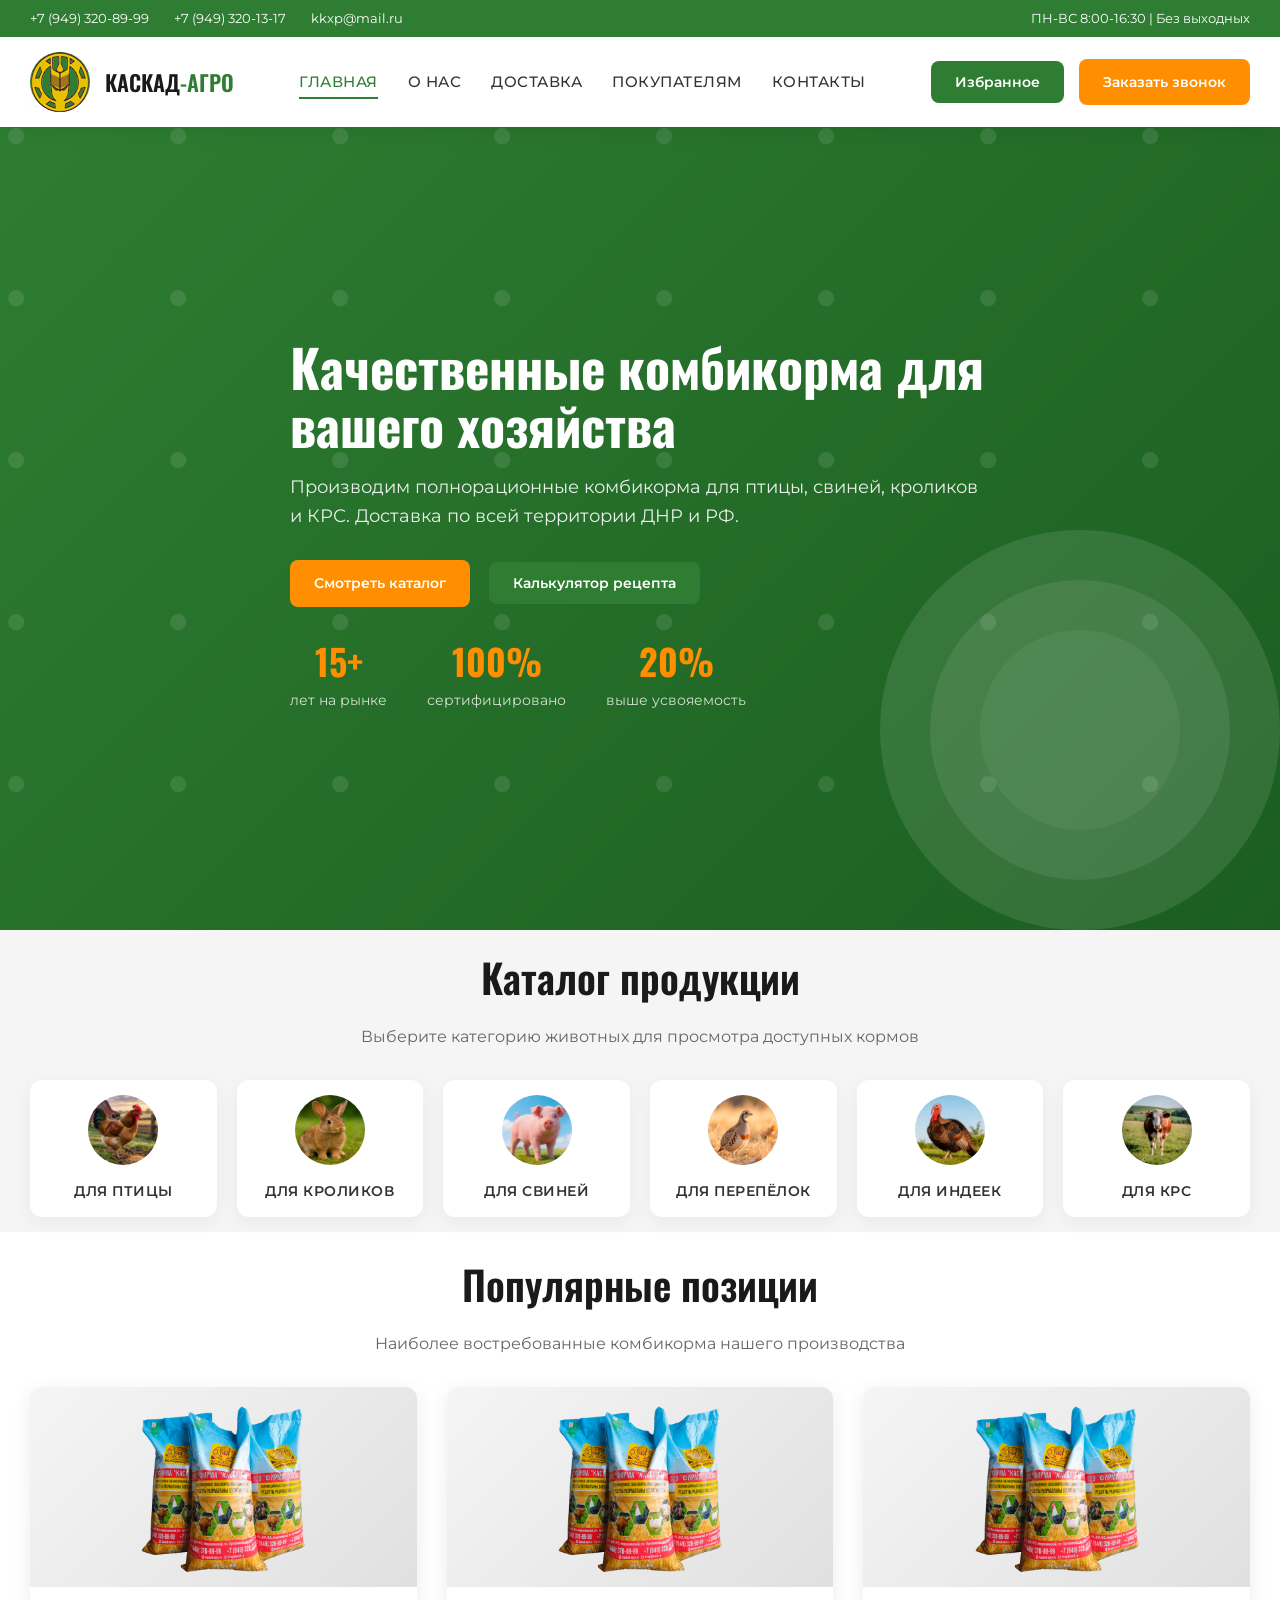
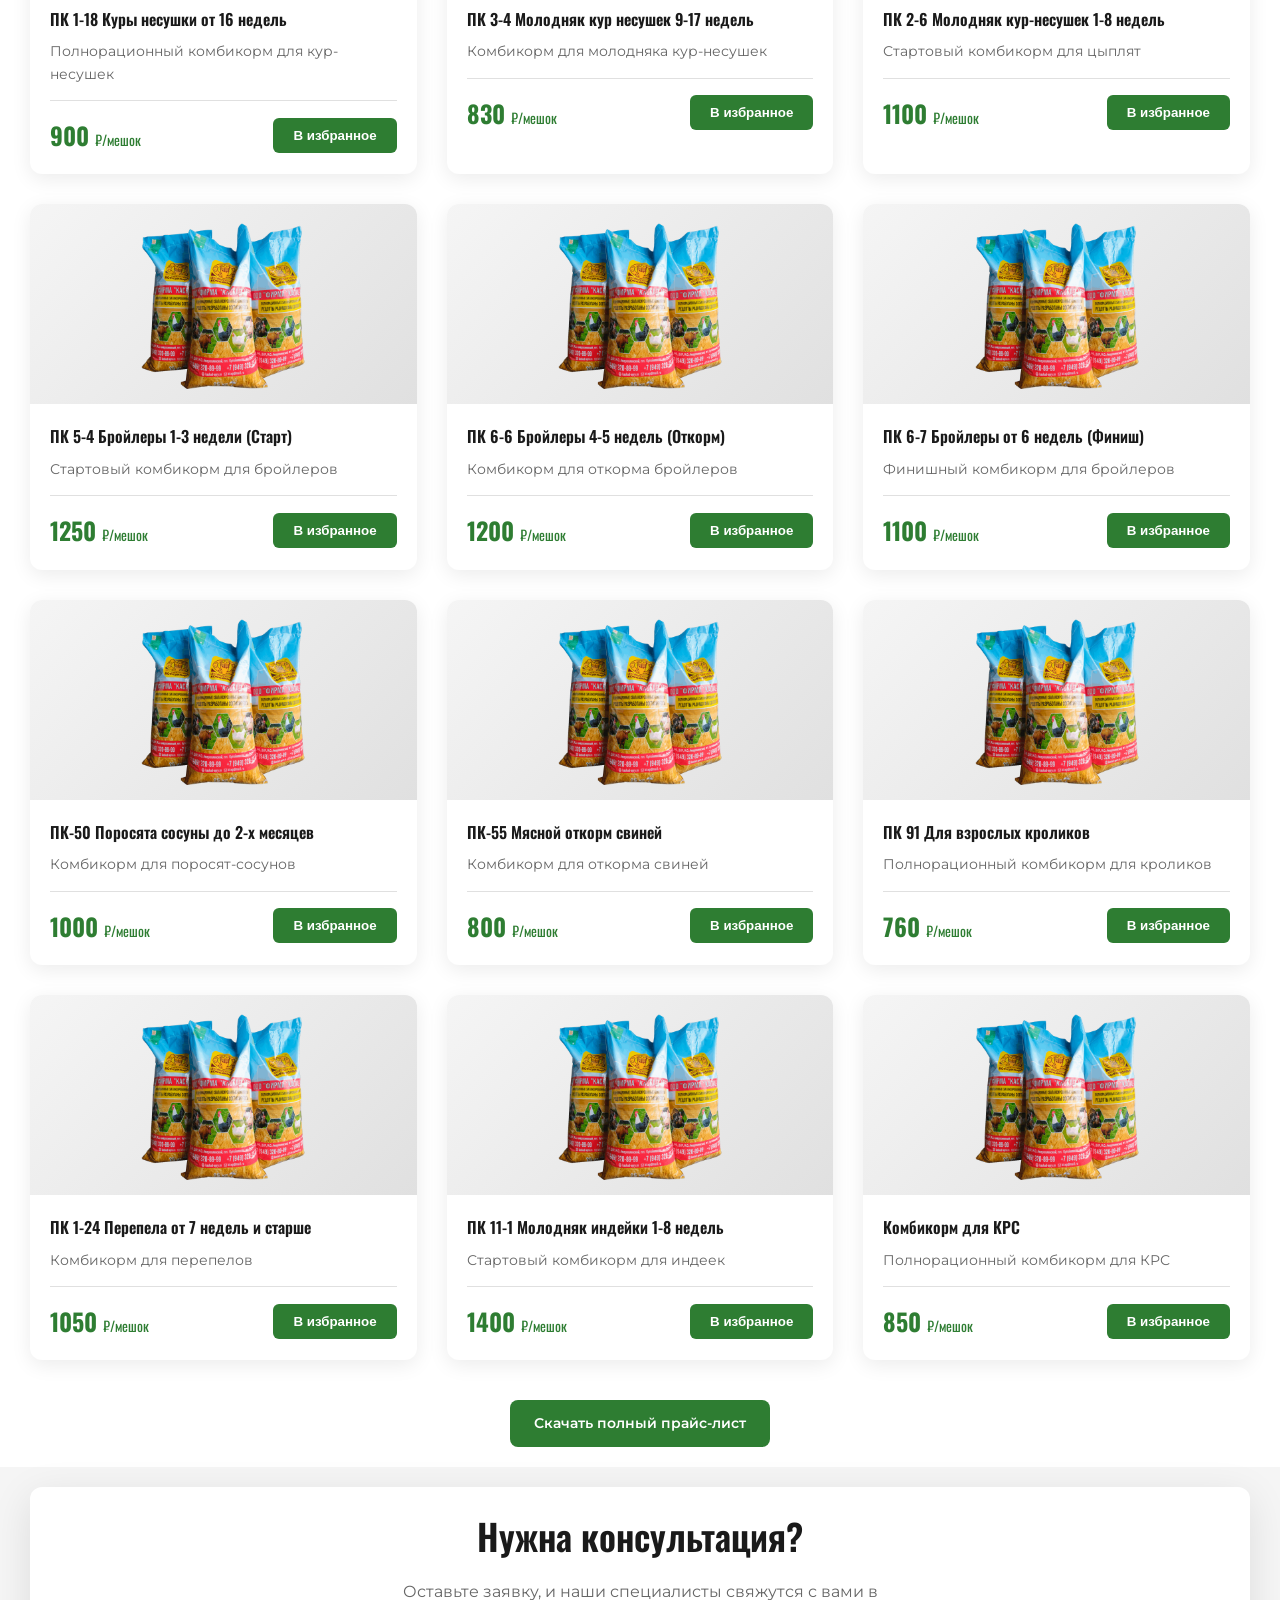
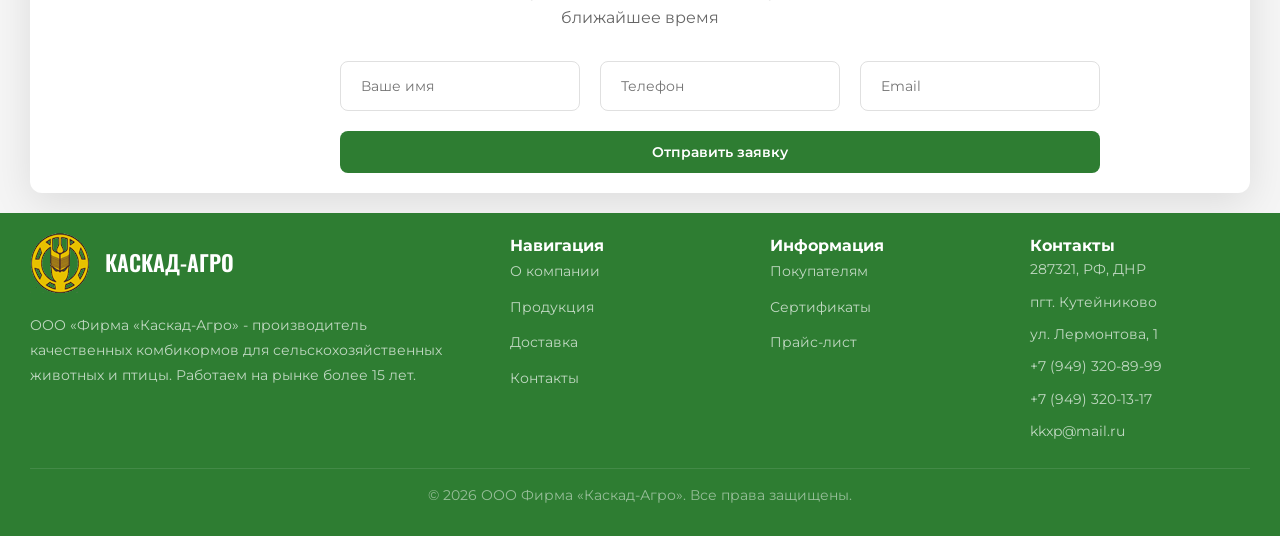
<file: index.html>
<!DOCTYPE html>
<html lang="ru">
<head>
    <meta charset="UTF-8">
    <meta name="viewport" content="width=device-width, initial-scale=1.0">
    <title>Каскад-Агро - Производство комбикормов</title>
    <link href="https://fonts.googleapis.com/css2?family=Montserrat:wght@400;500;600;700&family=Oswald:wght@400;500;600;700&display=swap" rel="stylesheet">
    <link rel="stylesheet" href="assets/css/style.css">
</head>
<body>
    <header>
        <div class="header-top">
            <div class="container">
                <div class="header-top-inner">
                    <div class="header-contacts">
                        <a href="tel:+79493208999">+7 (949) 320-89-99</a>
                        <a href="tel:+79493201317">+7 (949) 320-13-17</a>
                        <a href="mailto:kkxp@mail.ru">kkxp@mail.ru</a>
                    </div>
                    <p>ПН-ВС 8:00-16:30 | Без выходных</p>
                </div>
            </div>
        </div>
        <div class="header-main">
            <div class="container">
                <div class="header-main-inner">
                    <a href="index.html" class="logo">
                        <div class="logo-icon">
                            <img src="assets/images/logo.png" alt="Каскад-Агро">
                        </div>
                        <div class="logo-text">КАСКАД<span>-АГРО</span></div>
                    </a>
                    <nav>
                        <a href="index.html" class="active">Главная</a>
                        <a href="pages/about.html">О нас</a>
                        <a href="pages/delivery.html">Доставка</a>
                        <a href="pages/partners.html">Покупателям</a>
                        <a href="pages/contacts.html">Контакты</a>
                    </nav>
                    <div class="header-actions">
                        <button class="btn btn-primary" onclick="openSavedProducts()">Избранное</button>
                        <a href="#delivery" class="btn btn-secondary">Заказать звонок</a>
                    </div>
                </div>
            </div>
        </div>
    </header>

    <section class="hero">
        <div class="container">
            <div class="hero-content">
                <h1>Качественные комбикорма для вашего хозяйства</h1>
                <p>Производим полнорационные комбикорма для птицы, свиней, кроликов и КРС. Доставка по всей территории ДНР и РФ.</p>
                <a href="#products" class="btn btn-secondary">Смотреть каталог</a>
                <button type="button" class="btn btn-primary" id="calcBtn">Калькулятор рецепта</button>
                <div class="hero-stats">
                    <div class="stat-item">
                        <div class="number">15+</div>
                        <div class="label">лет на рынке</div>
                    </div>
                    <div class="stat-item">
                        <div class="number">100%</div>
                        <div class="label">сертифицировано</div>
                    </div>
                    <div class="stat-item">
                        <div class="number">20%</div>
                        <div class="label">выше усвояемость</div>
                    </div>
                </div>
            </div>
        </div>
        <div class="hero-image"></div>
    </section>

    <section class="categories" id="products">
        <div class="container">
            <div class="section-header">
                <h2>Каталог продукции</h2>
                <p>Выберите категорию животных для просмотра доступных кормов</p>
            </div>
            <div class="categories-grid">
                <a href="#popular" class="category-card" onclick="filterProducts('birds')">
                     <div class="category-icon">
                        <img src="assets/images/birds.jpeg" alt="Птица" style="border-radius: 50%;">
                     </div>
                    <h3>Для птицы</h3>
                </a>
                <a href="#popular" class="category-card" onclick="filterProducts('rabbits')">
                    <div class="category-icon">
                        <img src="assets/images/rebbit.png" alt="Птица" style="border-radius: 50%;">
                     </div>
                    <h3>Для кроликов</h3>
                </a>
                <a href="#popular" class="category-card" onclick="filterProducts('pigs')">
                    <div class="category-icon">
                        <img src="assets/images/pig.png" alt="Птица" style="border-radius: 50%;">
                     </div>
                    <h3>Для свиней</h3>
                </a>
                <a href="#popular" class="category-card" onclick="filterProducts('quail')">
                    <div class="category-icon">
                        <img src="assets/images/perepel.png" alt="Птица" style="border-radius: 50%;">
                     </div>
                    <h3>Для перепёлок</h3>
                </a>
                <a href="#popular" class="category-card" onclick="filterProducts('turkey')">
                    <div class="category-icon">
                        <img src="assets/images/seedream.png" alt="Птица" style="border-radius: 50%;">
                     </div>
                    <h3>Для индеек</h3>
                </a>
                <a href="#popular" class="category-card" onclick="filterProducts('cattle')">
                    <div class="category-icon">
                        <img src="assets/images/cow.png" alt="Птица" style="border-radius: 50%;">
                     </div>
                    <h3>Для КРС</h3>
                </a>
            </div>
        </div>
    </section>

    <section id="popular" class="products" >
        <div class="container">
            <div class="section-header">
                <h2>Популярные позиции</h2>
                <p>Наиболее востребованные комбикорма нашего производства</p>
            </div>
            <div class="products-grid" id="productsGrid">
            </div>
            <div class="price-btn-wrapper">
                <a href="#" class="btn btn-primary" onclick="downloadPrice()">Скачать полный прайс-лист</a>
            </div>
        </div>
    </section>

    <section class="cta" id="delivery">
        <div class="container">
            <div class="cta-box">
                <h2>Нужна консультация?</h2>
                <p>Оставьте заявку, и наши специалисты свяжутся с вами в ближайшее время</p>
                <form class="contact-form" onsubmit="submitForm(event)">
                    <input type="text" name="name" placeholder="Ваше имя" required>
                    <input type="tel" name="phone" placeholder="Телефон" required>
                    <input type="email" name="email" placeholder="Email">
                    <button type="submit" class="btn btn-primary">Отправить заявку</button>
                </form>
            </div>
        </div>
    </section>

    <footer id="contacts">
        <div class="container">
            <div class="footer-grid">
                <div class="footer-about">
                    <a href="#" class="logo">
                        <div class="logo-icon">
                            <img src="assets/images/logo.png" alt="Каскад-Агро">
                        </div>
                        <div class="logo-text">КАСКАД<span style="color: #fff;">-АГРО</span></div>
                    </a>
                    <p>ООО «Фирма «Каскад-Агро» - производитель качественных комбикормов для сельскохозяйственных животных и птицы. Работаем на рынке более 15 лет.</p>
                </div>
                <div class="footer-nav">
                    <h4>Навигация</h4>
                    <ul class="footer-links">
                        <li><a href="pages/about.html">О компании</a></li>
                        <li><a href="index.html#products">Продукция</a></li>
                        <li><a href="pages/delivery.html">Доставка</a></li>
                        <li><a href="pages/contacts.html">Контакты</a></li>
                    </ul>
                </div>
                <div class="footer-info">
                    <h4>Информация</h4>
                    <ul class="footer-links">
                        <li><a href="pages/partners.html">Покупателям</a></li>
                        <li><a href="#">Сертификаты</a></li>
                        <li><a href="#">Прайс-лист</a></li>
                    </ul>
                </div>
                <div class="footer-contact">
                    <h4>Контакты</h4>
                    <p>287321, РФ, ДНР</p>
                    <p>пгт. Кутейниково</p>
                    <p>ул. Лермонтова, 1</p>
                    <p>+7 (949) 320-89-99</p>
                    <p>+7 (949) 320-13-17</p>
                    <p>kkxp@mail.ru</p>
                </div>
            </div>
            <div class="footer-bottom">
                <p>&copy; 2026 ООО Фирма «Каскад-Агро». Все права защищены.</p>
            </div>
        </div>
    </footer>

    <div class="modal" id="savedModal">
        <div class="modal-content">
            <div class="modal-header">
                <h3>Избранные товары</h3>
                <button class="modal-close" onclick="closeModal()">&times;</button>
            </div>
            <div id="savedProductsList"></div>
            <button class="clear-btn" onclick="clearSavedProducts()">Очистить избранное</button>
        </div>
    </div>

    <div id="calculatorModal" style="display: none; position: fixed; top: 0; left: 0; right: 0; bottom: 0; background: rgba(0,0,0,0.5); z-index: 2000; align-items: center; justify-content: center;">
        <div style="background: white; padding: 30px; border-radius: 12px; max-width: 700px; width: 90%; max-height: 90vh; overflow-y: auto;">
            <div style="display: flex; justify-content: space-between; align-items: center; margin-bottom: 20px;">
                <h3 style="font-family: 'Oswald', sans-serif; font-size: 24px; margin: 0;">Онлайн-калькулятор рецепта</h3>
                <button onclick="document.getElementById('calculatorModal').style.display='none'" style="background: none; border: none; font-size: 24px; cursor: pointer;">&times;</button>
            </div>
            <p style="color: #666; margin-bottom: 25px;">Рассчитайте индивидуальный рецепт комбикорма для вашего хозяйства</p>
            <form id="recipeForm" onsubmit="submitRecipeForm(event)">
                <div style="display: grid; grid-template-columns: 1fr 1fr; gap: 20px; margin-bottom: 20px;">
                    <div>
                        <label style="display: block; font-weight: 600; margin-bottom: 8px;">Вид животного</label>
                        <select id="animalType" required style="width: 100%; padding: 14px 18px; border: 2px solid #e0e0e0; border-radius: 8px;">
                            <option value="">Выберите...</option>
                            <option value="poultry">Птица (куры, бройлеры)</option>
                            <option value="poultry_laying">Птица (несушки)</option>
                            <option value="pigs">Свиньи</option>
                            <option value="cattle">КРС</option>
                            <option value="rabbits">Кролики</option>
                            <option value="quail">Перепела</option>
                            <option value="turkey">Индейки</option>
                            <option value="fish">Рыба</option>
                        </select>
                    </div>
                    <div>
                        <label style="display: block; font-weight: 600; margin-bottom: 8px;">Порода / Направление</label>
                        <input type="text" id="breed" placeholder="Например: Бройлер Кобб-500" required style="width: 100%; padding: 14px 18px; border: 2px solid #e0e0e0; border-radius: 8px;">
                    </div>
                </div>
                <div style="display: grid; grid-template-columns: 1fr 1fr; gap: 20px; margin-bottom: 20px;">
                    <div>
                        <label style="display: block; font-weight: 600; margin-bottom: 8px;">Уровень продуктивности</label>
                        <select id="productivity" required style="width: 100%; padding: 14px 18px; border: 2px solid #e0e0e0; border-radius: 8px;">
                            <option value="">Выберите...</option>
                            <option value="high">Высокий</option>
                            <option value="medium">Средний</option>
                            <option value="low">Низкий</option>
                        </select>
                    </div>
                    <div>
                        <label style="display: block; font-weight: 600; margin-bottom: 8px;">Возраст / Период</label>
                        <select id="age" required style="width: 100%; padding: 14px 18px; border: 2px solid #e0e0e0; border-radius: 8px;">
                            <option value="">Выберите...</option>
                            <option value="starter">Стартер</option>
                            <option value="grower">Гровер</option>
                            <option value="finisher">Финишер</option>
                            <option value="maintenance">Поддерживающий</option>
                        </select>
                    </div>
                </div>
                <div style="display: grid; grid-template-columns: 1fr 1fr; gap: 20px; margin-bottom: 20px;">
                    <div>
                        <label style="display: block; font-weight: 600; margin-bottom: 8px;">Объём (тонн/месяц)</label>
                        <input type="number" id="volume" placeholder="Например: 50" min="1" required style="width: 100%; padding: 14px 18px; border: 2px solid #e0e0e0; border-radius: 8px;">
                    </div>
                    <div>
                        <label style="display: block; font-weight: 600; margin-bottom: 8px;">Регион доставки</label>
                        <input type="text" id="deliveryRegion" placeholder="Например: Ростовская обл." required style="width: 100%; padding: 14px 18px; border: 2px solid #e0e0e0; border-radius: 8px;">
                    </div>
                </div>
                <div style="margin-bottom: 20px;">
                    <label style="display: block; font-weight: 600; margin-bottom: 8px;">Особые требования</label>
                    <textarea id="specialRequirements" rows="3" placeholder="Укажите особые требования к составу..." style="width: 100%; padding: 14px 18px; border: 2px solid #e0e0e0; border-radius: 8px; resize: vertical;"></textarea>
                </div>
                <div style="display: grid; grid-template-columns: 1fr 1fr 1fr; gap: 20px; margin-bottom: 25px;">
                    <div>
                        <label style="display: block; font-weight: 600; margin-bottom: 8px;">Ваше имя</label>
                        <input type="text" id="contactName" placeholder="Имя" required style="width: 100%; padding: 14px 18px; border: 2px solid #e0e0e0; border-radius: 8px;">
                    </div>
                    <div>
                        <label style="display: block; font-weight: 600; margin-bottom: 8px;">Телефон</label>
                        <input type="tel" id="contactPhone" placeholder="+7 (___) ___-__-__" required style="width: 100%; padding: 14px 18px; border: 2px solid #e0e0e0; border-radius: 8px;">
                    </div>
                    <div>
                        <label style="display: block; font-weight: 600; margin-bottom: 8px;">Email</label>
                        <input type="email" id="contactEmail" placeholder="email@example.com" style="width: 100%; padding: 14px 18px; border: 2px solid #e0e0e0; border-radius: 8px;">
                    </div>
                </div>
                <button type="submit" style="width: 100%; padding: 15px 24px; background: #2E7D32; color: white; border: none; border-radius: 8px; font-weight: 600; cursor: pointer;">Отправить заявку на расчёт</button>
            </form>
        </div>
    </div>

    <div id="successModal" style="display: none; position: fixed; top: 0; left: 0; right: 0; bottom: 0; background: rgba(0,0,0,0.5); z-index: 2000; align-items: center; justify-content: center;">
        <div style="background: white; padding: 40px; border-radius: 12px; text-align: center; max-width: 450px;">
            <div style="width: 80px; height: 80px; background: #2E7D32; border-radius: 50%; display: flex; align-items: center; justify-content: center; margin: 0 auto 20px; font-size: 40px; color: white;">&#10004;</div>
            <h3 style="font-family: 'Oswald', sans-serif; font-size: 28px; margin-bottom: 15px;">Заявка отправлена!</h3>
            <p style="color: #666; margin-bottom: 25px;">Спасибо за обращение. Наши технологи свяжутся с вами в ближайшее время.</p>
            <button onclick="document.getElementById('successModal').style.display='none'; document.getElementById('calculatorModal').style.display='none'" style="padding: 15px 24px; background: #2E7D32; color: white; border: none; border-radius: 8px; font-weight: 600; cursor: pointer;">Закрыть</button>
        </div>
    </div>

    <script src="assets/js/main.js"></script>
    <script>
        document.getElementById('calcBtn').addEventListener('click', function() {
            document.getElementById('calculatorModal').style.display = 'flex';
        });
        
        document.getElementById('calculatorModal').addEventListener('click', function(e) {
            if (e.target === this) {
                this.style.display = 'none';
            }
        });
        
        document.addEventListener('keydown', function(e) {
            if (e.key === 'Escape') {
                document.getElementById('calculatorModal').style.display = 'none';
                document.getElementById('successModal').style.display = 'none';
                closeModal();
            }
        });
    </script>
</body>
</html>
</file>
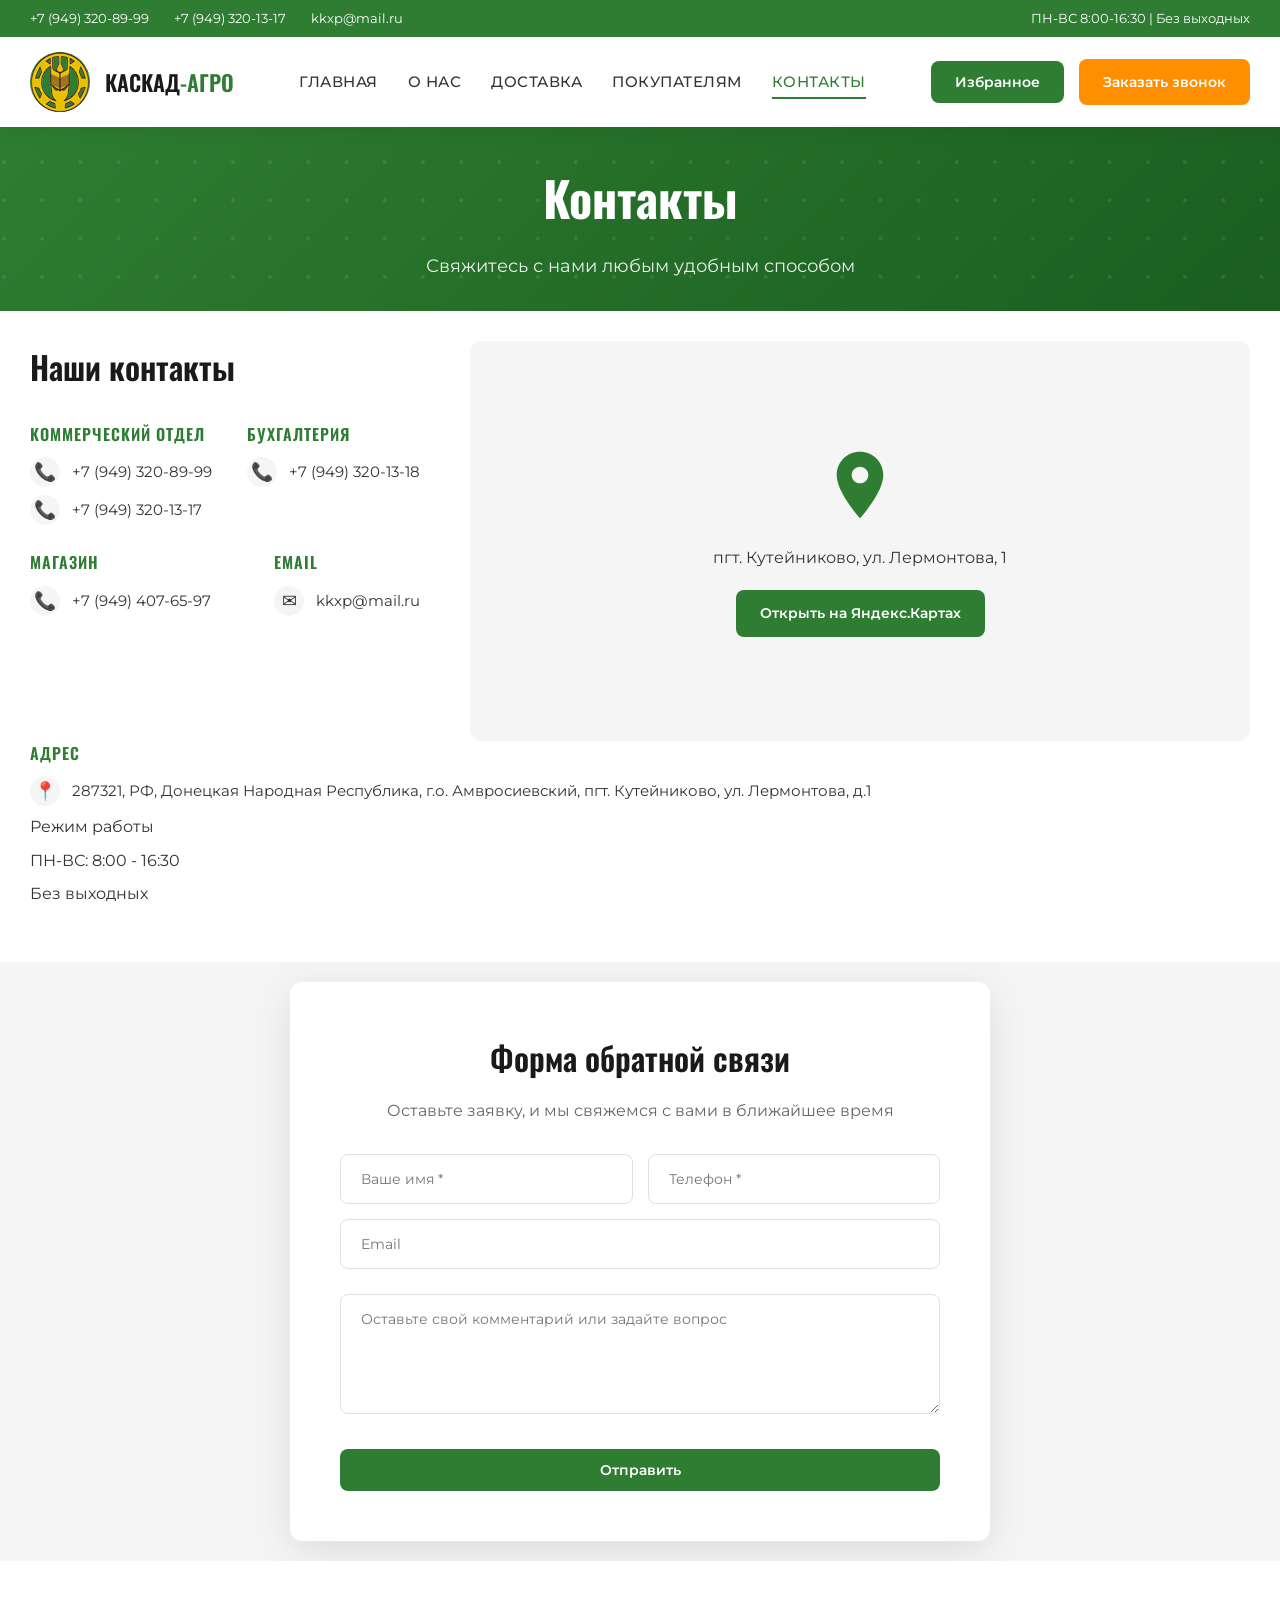
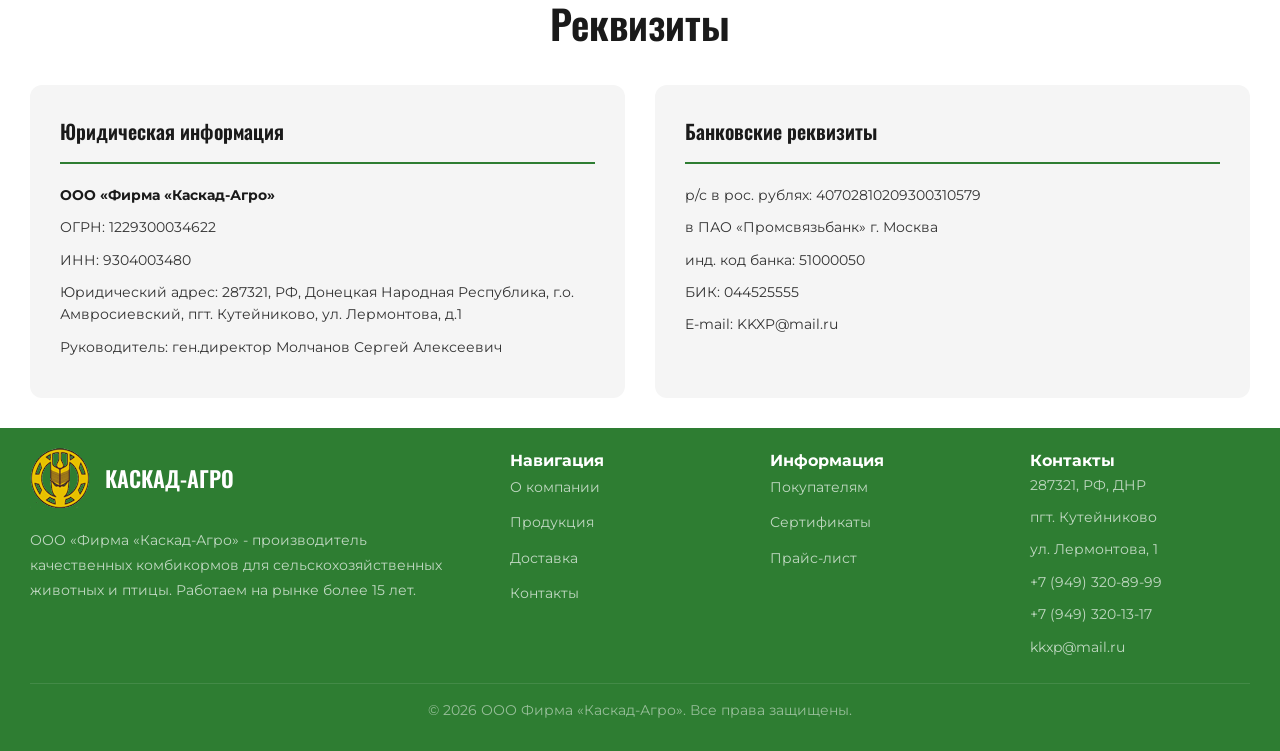
<file: pages/contacts.html>
<!DOCTYPE html>
<html lang="ru">
<head>
    <meta charset="UTF-8">
    <meta name="viewport" content="width=device-width, initial-scale=1.0">
    <title>Контакты - Каскад-Агро</title>
    <link href="https://fonts.googleapis.com/css2?family=Montserrat:wght@400;500;600;700&family=Oswald:wght@400;500;600;700&display=swap" rel="stylesheet">
    <link rel="stylesheet" href="../assets/css/style.css">
    <link rel="stylesheet" href="../assets/css/contacts.css">
</head>
<body>
    <header>
        <div class="header-top">
            <div class="container">
                <div class="header-top-inner">
                    <div class="header-contacts">
                        <a href="tel:+79493208999">+7 (949) 320-89-99</a>
                        <a href="tel:+79493201317">+7 (949) 320-13-17</a>
                        <a href="mailto:kkxp@mail.ru">kkxp@mail.ru</a>
                    </div>
                    <p>ПН-ВС 8:00-16:30 | Без выходных</p>
                </div>
            </div>
        </div>
        <div class="header-main">
            <div class="container">
                <div class="header-main-inner">
                    <a href="../index.html" class="logo">
                        <div class="logo-icon">
                            <img src="../assets/images/logo.png" alt="Каскад-Агро">
                        </div>
                        <div class="logo-text">КАСКАД<span>-АГРО</span></div>
                    </a>
                    <nav>
                        <a href="../index.html">Главная</a>
                        <a href="about.html">О нас</a>
                        <a href="delivery.html">Доставка</a>
                        <a href="partners.html">Покупателям</a>
                        <a href="contacts.html" class="active">Контакты</a>
                    </nav>
                    <div class="header-actions">
                        <button class="btn btn-primary" onclick="openSavedProducts()">Избранное</button>
                        <a href="#feedback" class="btn btn-secondary">Заказать звонок</a>
                    </div>
                </div>
            </div>
        </div>
    </header>

    <section class="page-hero">
        <div class="container">
            <h1>Контакты</h1>
            <p>Свяжитесь с нами любым удобным способом</p>
        </div>
    </section>

    <section class="contacts-main">
        <div class="container">
            <div class="contacts-grid">
                <div class="contacts-info">
                    <h2>Наши контакты</h2>
                    
                    <div class="contacts-section-item">
                        <div class="contact-section">
                            <h3>Коммерческий отдел</h3>
                            <div class="contact-items">
                                <a href="tel:+79493208999" class="contact-item">
                                    <span class="contact-icon">&#128222;</span>
                                    <span>+7 (949) 320-89-99</span>
                                </a>
                                <a href="tel:+79493201317" class="contact-item">
                                    <span class="contact-icon">&#128222;</span>
                                    <span>+7 (949) 320-13-17</span>
                                </a>
                            </div>
                        </div>
    
                        <div class="contact-section">
                            <h3>Бухгалтерия</h3>
                            <div class="contact-items">
                                <a href="tel:+79493201318" class="contact-item">
                                    <span class="contact-icon">&#128222;</span>
                                    <span>+7 (949) 320-13-18</span>
                                </a>
                            </div>
                        </div>
                    </div>

                    <div class="contacts-section-item">
                        <div class="contact-section">
                            <h3>Магазин</h3>
                            <div class="contact-items">
                                <a href="tel:+79494076597" class="contact-item">
                                    <span class="contact-icon">&#128222;</span>
                                    <span>+7 (949) 407-65-97</span>
                                </a>
                            </div>
                        </div>
    
                        <div class="contact-section">
                            <h3>Email</h3>
                            <div class="contact-items">
                                <a href="mailto:kkxp@mail.ru" class="contact-item">
                                    <span class="contact-icon">&#9993;</span>
                                    <span>kkxp@mail.ru</span>
                                </a>
                            </div>
                        </div>
                    </div>

                    
                </div>
                

                <div class="contacts-map">
                    <div class="map-placeholder">
                        <svg viewBox="0 0 24 24" fill="currentColor" style="width:80px;height:80px;color:var(--primary)">
                            <path d="M12 2C8.13 2 5 5.13 5 9c0 5.25 7 13 7 13s7-7.75 7-13c0-3.87-3.13-7-7-7zm0 9.5c-1.38 0-2.5-1.12-2.5-2.5s1.12-2.5 2.5-2.5 2.5 1.12 2.5 2.5-1.12 2.5-2.5 2.5z"/>
                        </svg>
                        <p>пгт. Кутейниково, ул. Лермонтова, 1</p>
                        <a href="https://yandex.ru/maps/20536/donetsk-region/house/ulitsa_lermontova_1/Z0EYdA9kT0wAQFptfXRwcnplYg==/?ll=38.289856%2C47.813537&utm_medium=mapframe&utm_source=maps&z=15.47" target="_blank" class="btn btn-primary">Открыть на Яндекс.Картах</a>
                    </div>
                </div>
            </div>
                <div class="contact-section">
                    <h3>Адрес</h3>
                    <div class="contact-items">
                        <div class="contact-item">
                            <span class="contact-icon">&#128205;</span>
                            <span>287321, РФ, Донецкая Народная Республика, г.о. Амвросиевский, пгт. Кутейниково, ул. Лермонтова, д.1</span>
                        </div>
                        <div>Режим работы</div>
                        <p>ПН-ВС: 8:00 - 16:30</p>
                        <p>Без выходных</p>
                    </div>
                </div>
        </div>
    </section>

    <section class="contacts-feedback" id="feedback">
        <div class="container">
            <div class="feedback-box">
                <h2>Форма обратной связи</h2>
                <p>Оставьте заявку, и мы свяжемся с вами в ближайшее время</p>
                <form class="feedback-form" onsubmit="submitForm(event)">
                    <div class="form-row">
                        <div class="form-group">
                            <input type="text" name="name" placeholder="Ваше имя *" required>
                        </div>
                        <div class="form-group">
                            <input type="tel" name="phone" placeholder="Телефон *" required>
                        </div>
                    </div>
                    <div class="form-group">
                        <input type="email" name="email" placeholder="Email">
                    </div>
                    <div class="form-group">
                        <textarea name="comment" placeholder="Оставьте свой комментарий или задайте вопрос"></textarea>
                    </div>
                    <button type="submit" class="btn btn-primary">Отправить</button>
                </form>
            </div>
        </div>
    </section>

    <section class="contacts-requisites">
        <div class="container">
            <div class="section-header">
                <h2>Реквизиты</h2>
            </div>
            <div class="requisites-grid">
                <div class="requisite-card">
                    <h3>Юридическая информация</h3>
                    <div class="requisite-content">
                        <p><strong>ООО «Фирма «Каскад-Агро»</strong></p>
                        <p>ОГРН: 1229300034622</p>
                        <p>ИНН: 9304003480</p>
                        <p>Юридический адрес: 287321, РФ, Донецкая Народная Республика, г.о. Амвросиевский, пгт. Кутейниково, ул. Лермонтова, д.1</p>
                        <p>Руководитель: ген.директор Молчанов Сергей Алексеевич</p>
                    </div>
                </div>
                <div class="requisite-card">
                    <h3>Банковские реквизиты</h3>
                    <div class="requisite-content">
                        <p>р/с в рос. рублях: 40702810209300310579</p>
                        <p>в ПАО «Промсвязьбанк» г. Москва</p>
                        <p>инд. код банка: 51000050</p>
                        <p>БИК: 044525555</p>
                        <p>E-mail: KKXP@mail.ru</p>
                    </div>
                </div>
            </div>
        </div>
    </section>

    <footer id="contacts">
        <div class="container">
            <div class="footer-grid">
                <div class="footer-about">
                    <a href="#" class="logo">
                        <div class="logo-icon">
                            <img src="../assets/images/logo.png" alt="Каскад-Агро">
                        </div>
                        <div class="logo-text">КАСКАД<span style="color: #fff;">-АГРО</span></div>
                    </a>
                    <p>ООО «Фирма «Каскад-Агро» - производитель качественных комбикормов для сельскохозяйственных животных и птицы. Работаем на рынке более 15 лет.</p>
                </div>
                <div class="footer-nav">
                    <h4>Навигация</h4>
                    <ul class="footer-links">
                        <li><a href="about.html">О компании</a></li>
                        <li><a href="../index.html#products">Продукция</a></li>
                        <li><a href="delivery.html">Доставка</a></li>
                        <li><a href="contacts.html">Контакты</a></li>
                    </ul>
                </div>
                <div class="footer-info">
                    <h4>Информация</h4>
                    <ul class="footer-links">
                        <li><a href="partners.html">Покупателям</a></li>
                        <li><a href="#">Сертификаты</a></li>
                        <li><a href="#">Прайс-лист</a></li>
                    </ul>
                </div>
                <div class="footer-contact">
                    <h4>Контакты</h4>
                    <p>287321, РФ, ДНР</p>
                    <p>пгт. Кутейниково</p>
                    <p>ул. Лермонтова, 1</p>
                    <p>+7 (949) 320-89-99</p>
                    <p>+7 (949) 320-13-17</p>
                    <p>kkxp@mail.ru</p>
                </div>
            </div>
            <div class="footer-bottom">
                <p>&copy; 2026 ООО Фирма «Каскад-Агро». Все права защищены.</p>
            </div>
        </div>
    </footer>

    <div class="modal" id="savedModal">
        <div class="modal-content">
            <div class="modal-header">
                <h3>Избранные товары</h3>
                <button class="modal-close" onclick="closeModal()">&times;</button>
            </div>
            <div id="savedProductsList"></div>
            <button class="clear-btn" onclick="clearSavedProducts()">Очистить избранное</button>
        </div>
    </div>

    <script src="../assets/js/main.js"></script>
</body>
</html>
</file>
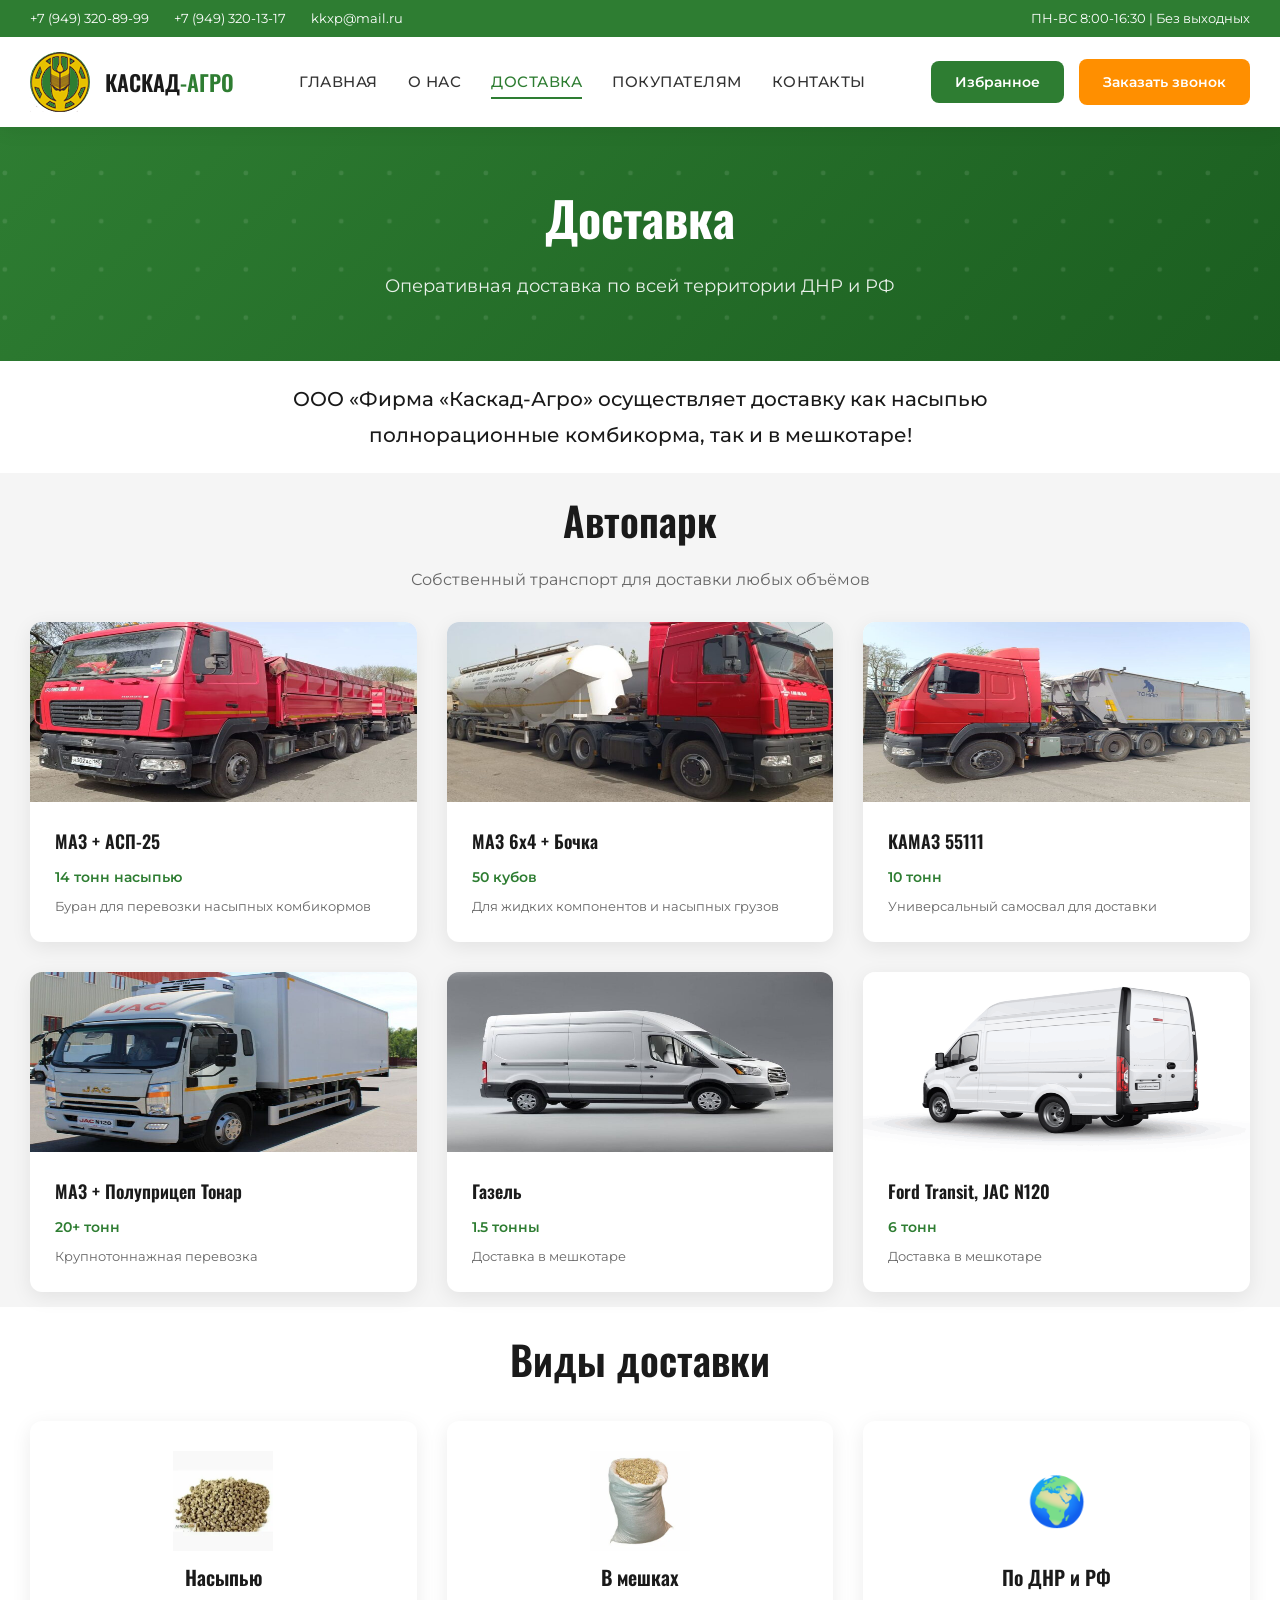
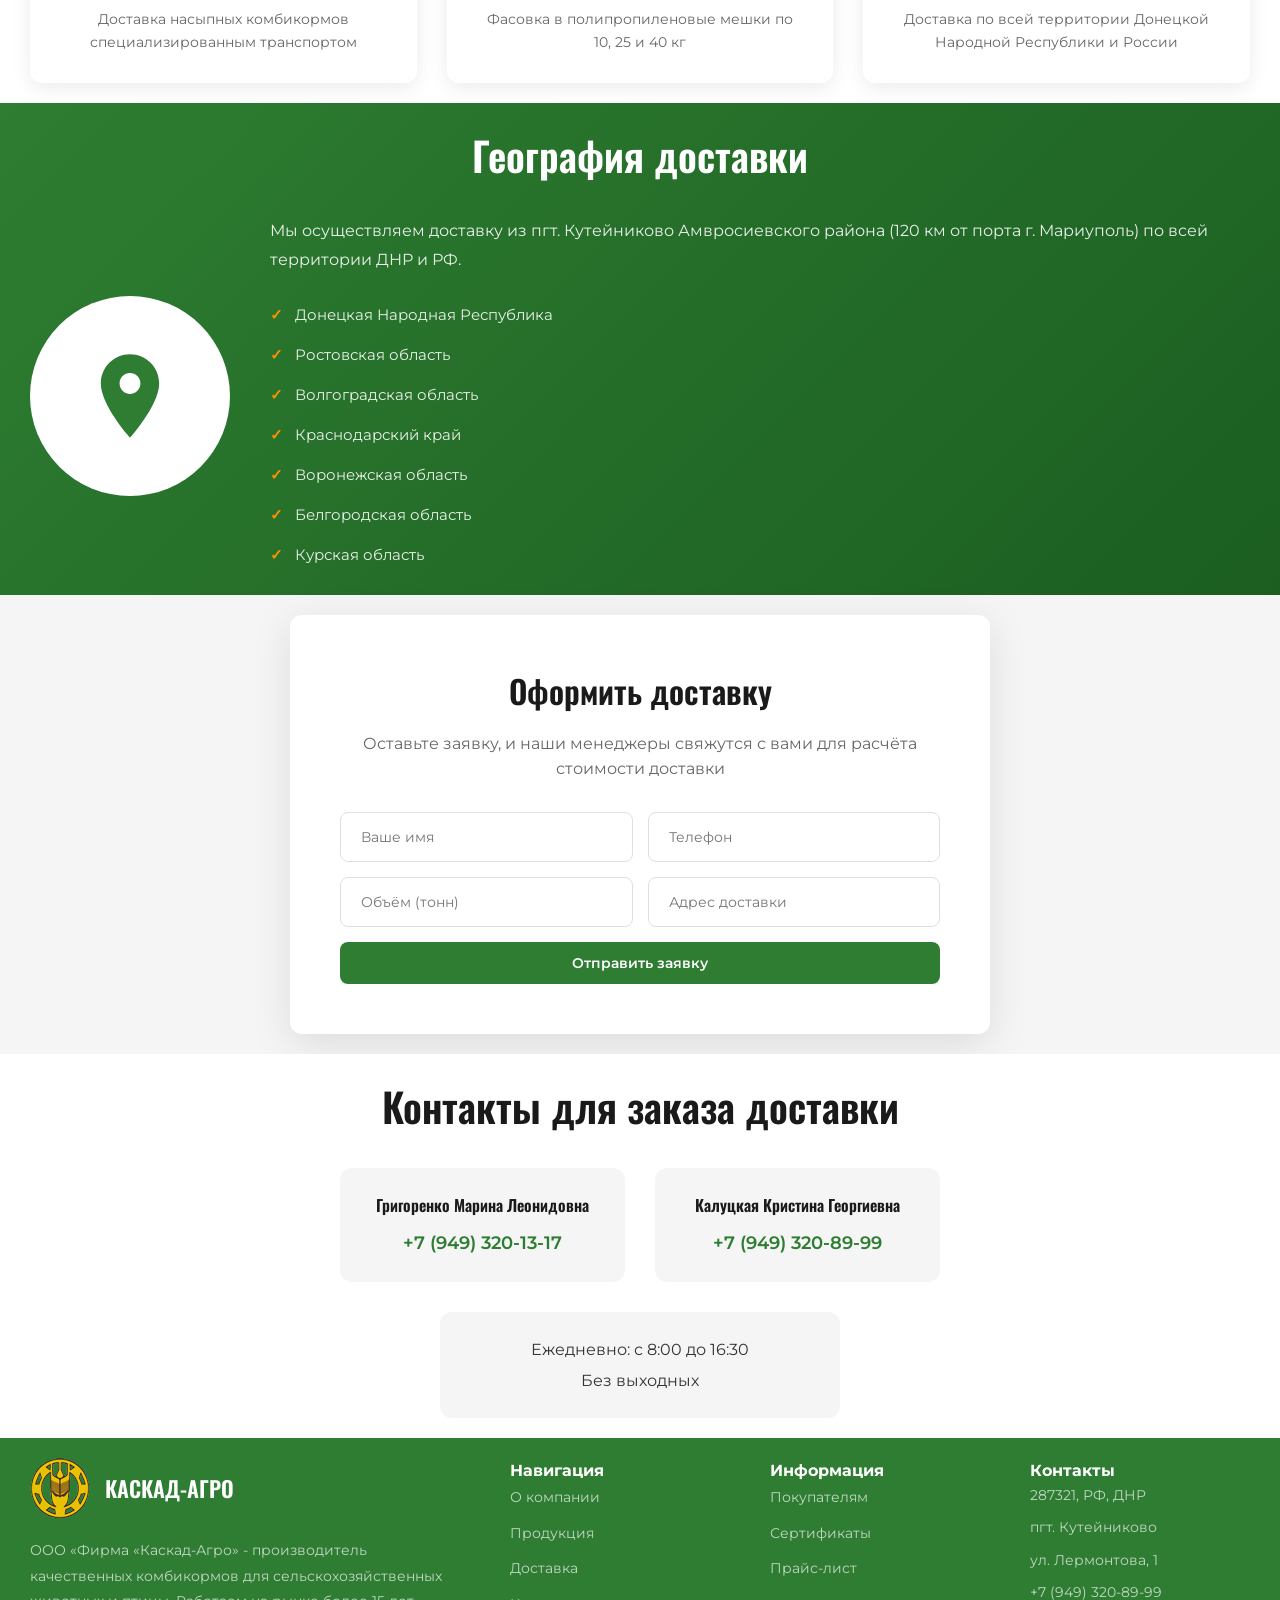
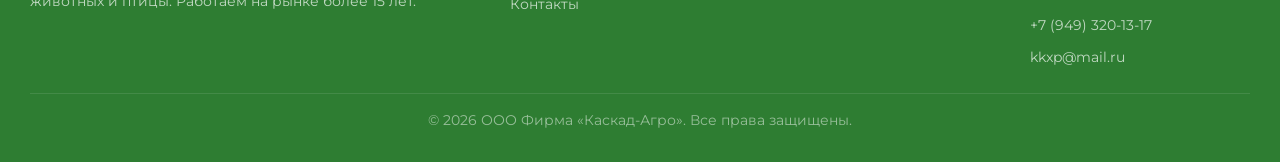
<file: pages/delivery.html>
<!DOCTYPE html>
<html lang="ru">
<head>
    <meta charset="UTF-8">
    <meta name="viewport" content="width=device-width, initial-scale=1.0">
    <title>Доставка - Каскад-Агро</title>
    <link href="https://fonts.googleapis.com/css2?family=Montserrat:wght@400;500;600;700&family=Oswald:wght@400;500;600;700&display=swap" rel="stylesheet">
    <link rel="stylesheet" href="../assets/css/style.css">
    <link rel="stylesheet" href="../assets/css/delivery.css">
</head>
<body>
    <header>
        <div class="header-top">
            <div class="container">
                <div class="header-top-inner">
                    <div class="header-contacts">
                        <a href="tel:+79493208999">+7 (949) 320-89-99</a>
                        <a href="tel:+79493201317">+7 (949) 320-13-17</a>
                        <a href="mailto:kkxp@mail.ru">kkxp@mail.ru</a>
                    </div>
                    <p>ПН-ВС 8:00-16:30 | Без выходных</p>
                </div>
            </div>
        </div>
        <div class="header-main">
            <div class="container">
                <div class="header-main-inner">
                    <a href="../index.html" class="logo">
                        <div class="logo-icon">
                            <img src="../assets/images/logo.png" alt="Каскад-Агро">
                        </div>
                        <div class="logo-text">КАСКАД<span>-АГРО</span></div>
                    </a>
                    <nav>
                        <a href="../index.html">Главная</a>
                        <a href="about.html">О нас</a>
                        <a href="delivery.html" class="active">Доставка</a>
                        <a href="partners.html">Покупателям</a>
                        <a href="contacts.html">Контакты</a>
                    </nav>
                    <div class="header-actions">
                        <button class="btn btn-primary" onclick="openSavedProducts()">Избранное</button>
                        <a href="contacts.html" class="btn btn-secondary">Заказать звонок</a>
                    </div>
                </div>
            </div>
        </div>
    </header>

    <section class="page-hero">
        <div class="container">
            <h1>Доставка</h1>
            <p>Оперативная доставка по всей территории ДНР и РФ</p>
        </div>
    </section>

    <section class="delivery-intro">
        <div class="container">
            <div class="intro-content">
                <p class="lead">ООО «Фирма «Каскад-Агро» осуществляет доставку как насыпью полнорационные комбикорма, так и в мешкотаре!</p>
            </div>
        </div>
    </section>

    <section class="delivery-fleet">
        <div class="container">
            <div class="section-header">
                <h2>Автопарк</h2>
                <p>Собственный транспорт для доставки любых объёмов</p>
            </div>
            <div class="fleet-grid">
                <div class="fleet-card">
                    <div class="fleet-image" style="background: linear-gradient(135deg, #2E7D32 0%, #1B5E20 100%);">
                        <img src="../assets/images/МАЗ54320.jpg" alt="">
                    </div>
                    <div class="fleet-info">
                        <h3>МАЗ + АСП-25</h3>
                        <p class="fleet-capacity">14 тонн насыпью</p>
                        <p class="fleet-desc">Буран для перевозки насыпных комбикормов</p>
                    </div>
                </div>
                <div class="fleet-card">
                    <div class="fleet-image" style="background: linear-gradient(135deg, #FF8F00 0%, #FF6F00 100%);">
                        <img src="../assets/images/МАЗ 6430.jpg" alt="">
                    </div>
                    <div class="fleet-info">
                        <h3>МАЗ 6х4 + Бочка</h3>
                        <p class="fleet-capacity">50 кубов</p>
                        <p class="fleet-desc">Для жидких компонентов и насыпных грузов</p>
                    </div>
                </div>
                <div class="fleet-card">
                    <div class="fleet-image" style="background: linear-gradient(135deg, #4CAF50 0%, #388E3C 100%);">
                        <img src="../assets/images/КАМАЗ 5511.jpg" alt="">
                    </div>
                    <div class="fleet-info">
                        <h3>КАМАЗ 55111</h3>
                        <p class="fleet-capacity">10 тонн</p>
                        <p class="fleet-desc">Универсальный самосвал для доставки</p>
                    </div>
                </div>
                <div class="fleet-card">
                    <div class="fleet-image" style="background: linear-gradient(135deg, #2196F3 0%, #1565C0 100%);">
                        <img src="../assets/images/photo_20.jpg" alt="">
                    </div>
                    <div class="fleet-info">
                        <h3>МАЗ + Полуприцеп Тонар</h3>
                        <p class="fleet-capacity">20+ тонн</p>
                        <p class="fleet-desc">Крупнотоннажная перевозка</p>
                    </div>
                </div>
                <div class="fleet-card">
                    <div class="fleet-image" style="background: linear-gradient(135deg, #9C27B0 0%, #7B1FA2 100%);">
                        <img src="../assets/images/Ford.jpg" alt="">
                    </div>
                    <div class="fleet-info">
                        <h3>Газель</h3>
                        <p class="fleet-capacity">1.5 тонны</p>
                        <p class="fleet-desc">Доставка в мешкотаре</p>
                    </div>
                </div>
                <div class="fleet-card">
                    <div class="fleet-image" style="background: linear-gradient(135deg, #00BCD4 0%, #00838F 100%);">
                        <img src="../assets/images/photo_30.png" alt="">
                    </div>
                    <div class="fleet-info">
                        <h3>Ford Transit, JAC N120</h3>
                        <p class="fleet-capacity">6 тонн</p>
                        <p class="fleet-desc">Доставка в мешкотаре</p>
                    </div>
                </div>
            </div>
        </div>
    </section>

    <section class="delivery-types">
        <div class="container">
            <div class="section-header">
                <h2>Виды доставки</h2>
            </div>
            <div class="types-grid">
                <div class="type-card">
                    <div class="type-icon">
                        <img src="../assets/images/photo_40.webp" alt="">
                    </div>
                    <h3>Насыпью</h3>
                    <p>Доставка насыпных комбикормов специализированным транспортом</p>
                </div>
                <div class="type-card">
                    <div class="type-icon">
                        <img src="../assets/images/photo_50.webp" alt="">
                    </div>
                    <h3>В мешках</h3>
                    <p>Фасовка в полипропиленовые мешки по 10, 25 и 40 кг</p>
                </div>
                <div class="type-card">
                    <div class="type-icon">&#127757;</div>
                    <h3>По ДНР и РФ</h3>
                    <p>Доставка по всей территории Донецкой Народной Республики и России</p>
                </div>
            </div>
        </div>
    </section>

    <section class="delivery-area">
        <div class="container">
            <div class="section-header">
                <h2>География доставки</h2>
            </div>
            <div class="area-content">
                <div class="area-map">
                    <svg viewBox="0 0 24 24" fill="currentColor" style="width:100px;height:100px;color:var(--primary)">
                        <path d="M12 2C8.13 2 5 5.13 5 9c0 5.25 7 13 7 13s7-7.75 7-13c0-3.87-3.13-7-7-7zm0 9.5c-1.38 0-2.5-1.12-2.5-2.5s1.12-2.5 2.5-2.5 2.5 1.12 2.5 2.5-1.12 2.5-2.5 2.5z"/>
                    </svg>
                </div>
                <div class="area-text">
                    <p>Мы осуществляем доставку из пгт. Кутейниково Амвросиевского района (120 км от порта г. Мариуполь) по всей территории ДНР и РФ.</p>
                    <ul class="area-list">
                        <li>Донецкая Народная Республика</li>
                        <li>Ростовская область</li>
                        <li>Волгоградская область</li>
                        <li>Краснодарский край</li>
                        <li>Воронежская область</li>
                        <li>Белгородская область</li>
                        <li>Курская область</li>
                    </ul>
                </div>
            </div>
        </div>
    </section>

    <section class="delivery-order" id="contacts">
        <div class="container">
            <div class="order-box">
                <h2>Оформить доставку</h2>
                <p>Оставьте заявку, и наши менеджеры свяжутся с вами для расчёта стоимости доставки</p>
                <form class="order-form" onsubmit="submitForm(event)">
                    <input type="text" placeholder="Ваше имя" required>
                    <input type="tel" placeholder="Телефон" required>
                    <input type="text" placeholder="Объём (тонн)">
                    <input type="text" placeholder="Адрес доставки">
                    <button type="submit" class="btn btn-primary">Отправить заявку</button>
                </form>
            </div>
        </div>
    </section>

    <section class="delivery-contacts">
        <div class="container">
            <div class="section-header">
                <h2>Контакты для заказа доставки</h2>
            </div>
            <div class="contacts-grid">
                <div class="contact-card">
                    <h3>Григоренко Марина Леонидовна</h3>
                    <a href="tel:+79493201317" class="contact-phone">+7 (949) 320-13-17</a>
                </div>
                <div class="contact-card">
                    <h3>Калуцкая Кристина Георгиевна</h3>
                    <a href="tel:+79493208999" class="contact-phone">+7 (949) 320-89-99</a>
                </div>
            </div>
            <div class="work-time">
                <p>Ежедневно: с 8:00 до 16:30</p>
                <p>Без выходных</p>
            </div>
        </div>
    </section>

    <footer id="contacts">
        <div class="container">
            <div class="footer-grid">
                <div class="footer-about">
                    <a href="#" class="logo">
                        <div class="logo-icon">
                            <img src="../assets/images/logo.png" alt="Каскад-Агро">
                        </div>
                        <div class="logo-text">КАСКАД<span style="color: #fff;">-АГРО</span></div>
                    </a>
                    <p>ООО «Фирма «Каскад-Агро» - производитель качественных комбикормов для сельскохозяйственных животных и птицы. Работаем на рынке более 15 лет.</p>
                </div>
                <div class="footer-nav">
                    <h4>Навигация</h4>
                    <ul class="footer-links">
                        <li><a href="about.html">О компании</a></li>
                        <li><a href="../index.html#products">Продукция</a></li>
                        <li><a href="delivery.html">Доставка</a></li>
                        <li><a href="contacts.html">Контакты</a></li>
                    </ul>
                </div>
                <div class="footer-info">
                    <h4>Информация</h4>
                    <ul class="footer-links">
                        <li><a href="partners.html">Покупателям</a></li>
                        <li><a href="#">Сертификаты</a></li>
                        <li><a href="#">Прайс-лист</a></li>
                    </ul>
                </div>
                <div class="footer-contact">
                    <h4>Контакты</h4>
                    <p>287321, РФ, ДНР</p>
                    <p>пгт. Кутейниково</p>
                    <p>ул. Лермонтова, 1</p>
                    <p>+7 (949) 320-89-99</p>
                    <p>+7 (949) 320-13-17</p>
                    <p>kkxp@mail.ru</p>
                </div>
            </div>
            <div class="footer-bottom">
                <p>&copy; 2026 ООО Фирма «Каскад-Агро». Все права защищены.</p>
            </div>
        </div>
    </footer>

    <div class="modal" id="savedModal">
        <div class="modal-content">
            <div class="modal-header">
                <h3>Избранные товары</h3>
                <button class="modal-close" onclick="closeModal()">&times;</button>
            </div>
            <div id="savedProductsList"></div>
            <button class="clear-btn" onclick="clearSavedProducts()">Очистить избранное</button>
        </div>
    </div>

    <script src="../assets/js/main.js"></script>
</body>
</html>
</file>
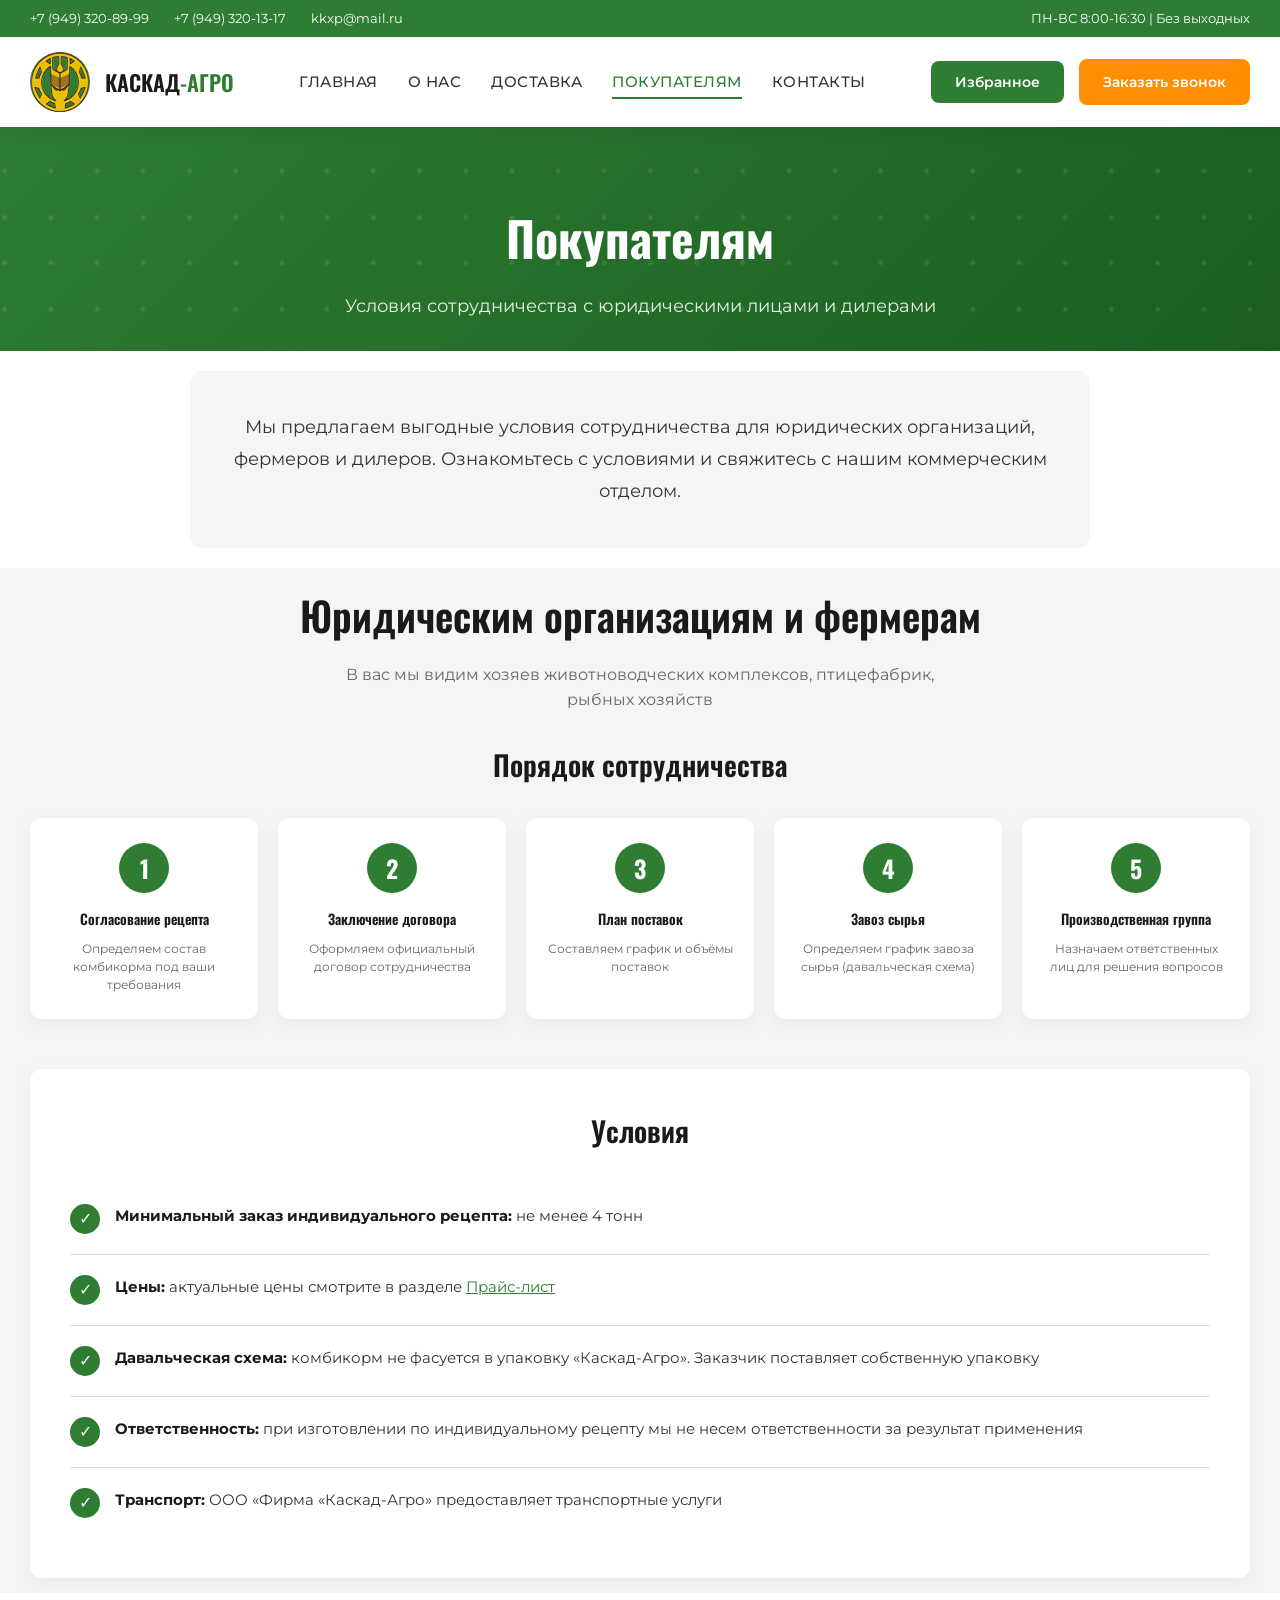
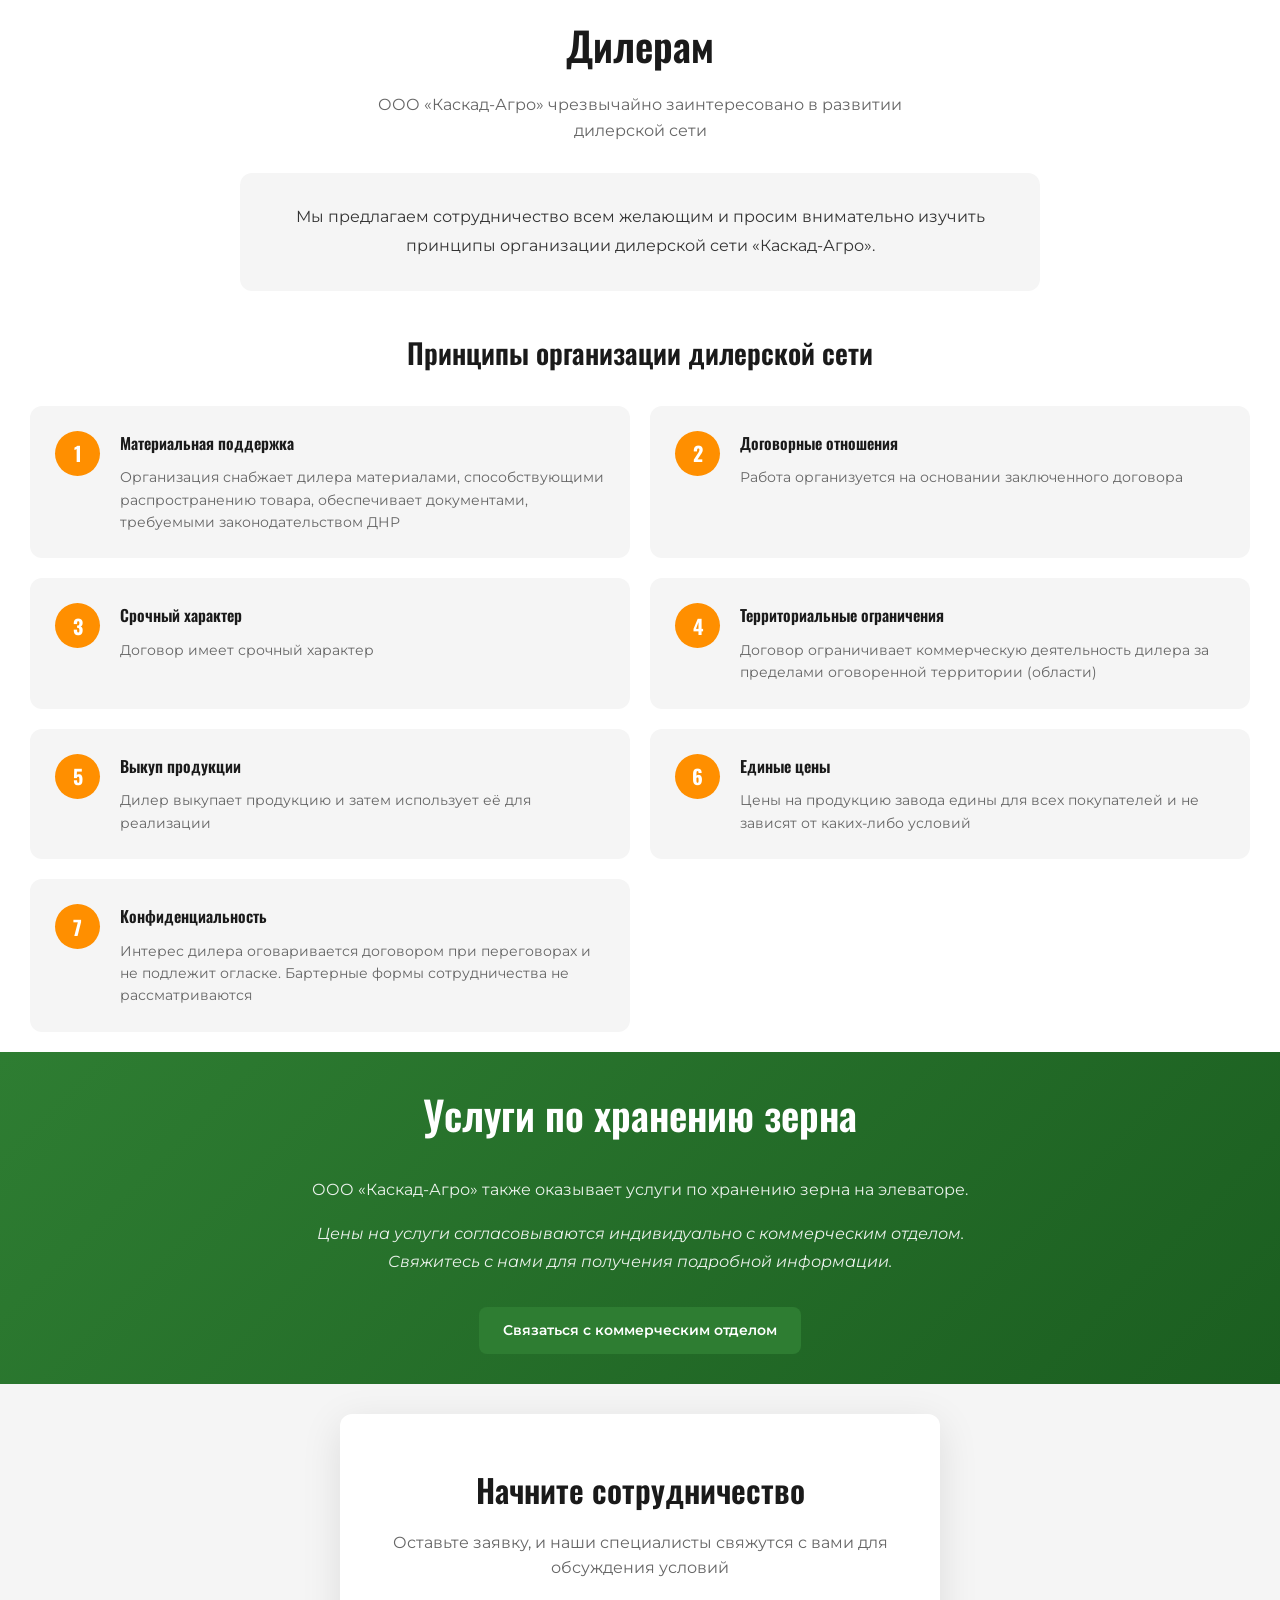
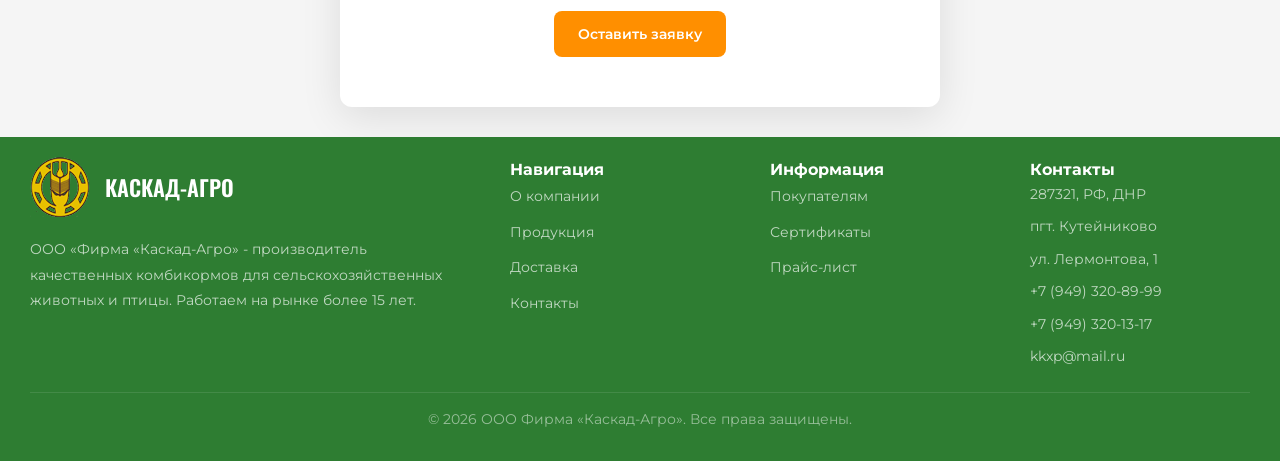
<file: pages/partners.html>
<!DOCTYPE html>
<html lang="ru">
<head>
    <meta charset="UTF-8">
    <meta name="viewport" content="width=device-width, initial-scale=1.0">
    <title>Покупателям - Каскад-Агро</title>
    <link href="https://fonts.googleapis.com/css2?family=Montserrat:wght@400;500;600;700&family=Oswald:wght@400;500;600;700&display=swap" rel="stylesheet">
    <link rel="stylesheet" href="../assets/css/style.css">
    <link rel="stylesheet" href="../assets/css/partners.css">
</head>
<body>
    <header>
        <div class="header-top">
            <div class="container">
                <div class="header-top-inner">
                    <div class="header-contacts">
                        <a href="tel:+79493208999">+7 (949) 320-89-99</a>
                        <a href="tel:+79493201317">+7 (949) 320-13-17</a>
                        <a href="mailto:kkxp@mail.ru">kkxp@mail.ru</a>
                    </div>
                    <p>ПН-ВС 8:00-16:30 | Без выходных</p>
                </div>
            </div>
        </div>
        <div class="header-main">
            <div class="container">
                <div class="header-main-inner">
                    <a href="../index.html" class="logo">
                        <div class="logo-icon">
                            <img src="../assets/images/logo.png" alt="Каскад-Агро">
                        </div>
                        <div class="logo-text">КАСКАД<span>-АГРО</span></div>
                    </a>
                    <nav>
                        <a href="../index.html">Главная</a>
                        <a href="about.html">О нас</a>
                        <a href="delivery.html">Доставка</a>
                        <a href="partners.html" class="active">Покупателям</a>
                        <a href="contacts.html">Контакты</a>
                    </nav>
                    <div class="header-actions">
                        <button class="btn btn-primary" onclick="openSavedProducts()">Избранное</button>
                        <a href="contacts.html" class="btn btn-secondary">Заказать звонок</a>
                    </div>
                </div>
            </div>
        </div>
    </header>

    <section class="page-hero">
        <div class="container">
            <h1>Покупателям</h1>
            <p>Условия сотрудничества с юридическими лицами и дилерами</p>
        </div>
    </section>

    <section class="buyers-intro">
        <div class="container">
            <div class="intro-box">
                <p>Мы предлагаем выгодные условия сотрудничества для юридических организаций, фермеров и дилеров. Ознакомьтесь с условиями и свяжитесь с нашим коммерческим отделом.</p>
            </div>
        </div>
    </section>

    <section class="buyers-organizations">
        <div class="container">
            <div class="section-header">
                <h2>Юридическим организациям и фермерам</h2>
                <p>В вас мы видим хозяев животноводческих комплексов, птицефабрик, рыбных хозяйств</p>
            </div>

            <div class="order-steps">
                <h3>Порядок сотрудничества</h3>
                <div class="steps-grid">
                    <div class="step-card">
                        <div class="step-number">1</div>
                        <div class="step-content">
                            <h4>Согласование рецепта</h4>
                            <p>Определяем состав комбикорма под ваши требования</p>
                        </div>
                    </div>
                    <div class="step-card">
                        <div class="step-number">2</div>
                        <div class="step-content">
                            <h4>Заключение договора</h4>
                            <p>Оформляем официальный договор сотрудничества</p>
                        </div>
                    </div>
                    <div class="step-card">
                        <div class="step-number">3</div>
                        <div class="step-content">
                            <h4>План поставок</h4>
                            <p>Составляем график и объёмы поставок</p>
                        </div>
                    </div>
                    <div class="step-card">
                        <div class="step-number">4</div>
                        <div class="step-content">
                            <h4>Завоз сырья</h4>
                            <p>Определяем график завоза сырья (давальческая схема)</p>
                        </div>
                    </div>
                    <div class="step-card">
                        <div class="step-number">5</div>
                        <div class="step-content">
                            <h4>Производственная группа</h4>
                            <p>Назначаем ответственных лиц для решения вопросов</p>
                        </div>
                    </div>
                </div>
            </div>

            <div class="order-conditions">
                <h3>Условия</h3>
                <ul class="conditions-list">
                    <li>
                        <span class="condition-icon">&#10003;</span>
                        <div>
                            <strong>Минимальный заказ индивидуального рецепта:</strong> не менее 4 тонн
                        </div>
                    </li>
                    <li>
                        <span class="condition-icon">&#10003;</span>
                        <div>
                            <strong>Цены:</strong> актуальные цены смотрите в разделе <a href="#">Прайс-лист</a>
                        </div>
                    </li>
                    <li>
                        <span class="condition-icon">&#10003;</span>
                        <div>
                            <strong>Давальческая схема:</strong> комбикорм не фасуется в упаковку «Каскад-Агро». Заказчик поставляет собственную упаковку
                        </div>
                    </li>
                    <li>
                        <span class="condition-icon">&#10003;</span>
                        <div>
                            <strong>Ответственность:</strong> при изготовлении по индивидуальному рецепту мы не несем ответственности за результат применения
                        </div>
                    </li>
                    <li>
                        <span class="condition-icon">&#10003;</span>
                        <div>
                            <strong>Транспорт:</strong> ООО «Фирма «Каскад-Агро» предоставляет транспортные услуги
                        </div>
                    </li>
                </ul>
            </div>
        </div>
    </section>

    <section class="dealers-section">
        <div class="container">
            <div class="section-header">
                <h2>Дилерам</h2>
                <p>ООО «Каскад-Агро» чрезвычайно заинтересовано в развитии дилерской сети</p>
            </div>

            <div class="dealers-intro">
                <p>Мы предлагаем сотрудничество всем желающим и просим внимательно изучить принципы организации дилерской сети «Каскад-Агро».</p>
            </div>

            <div class="dealers-principles">
                <h3>Принципы организации дилерской сети</h3>
                <div class="principles-grid">
                    <div class="principle-card">
                        <div class="principle-number">1</div>
                        <div class="principle-content">
                            <h4>Материальная поддержка</h4>
                            <p>Организация снабжает дилера материалами, способствующими распространению товара, обеспечивает документами, требуемыми законодательством ДНР</p>
                        </div>
                    </div>
                    <div class="principle-card">
                        <div class="principle-number">2</div>
                        <div class="principle-content">
                            <h4>Договорные отношения</h4>
                            <p>Работа организуется на основании заключенного договора</p>
                        </div>
                    </div>
                    <div class="principle-card">
                        <div class="principle-number">3</div>
                        <div class="principle-content">
                            <h4>Срочный характер</h4>
                            <p>Договор имеет срочный характер</p>
                        </div>
                    </div>
                    <div class="principle-card">
                        <div class="principle-number">4</div>
                        <div class="principle-content">
                            <h4>Территориальные ограничения</h4>
                            <p>Договор ограничивает коммерческую деятельность дилера за пределами оговоренной территории (области)</p>
                        </div>
                    </div>
                    <div class="principle-card">
                        <div class="principle-number">5</div>
                        <div class="principle-content">
                            <h4>Выкуп продукции</h4>
                            <p>Дилер выкупает продукцию и затем использует её для реализации</p>
                        </div>
                    </div>
                    <div class="principle-card">
                        <div class="principle-number">6</div>
                        <div class="principle-content">
                            <h4>Единые цены</h4>
                            <p>Цены на продукцию завода едины для всех покупателей и не зависят от каких-либо условий</p>
                        </div>
                    </div>
                    <div class="principle-card">
                        <div class="principle-number">7</div>
                        <div class="principle-content">
                            <h4>Конфиденциальность</h4>
                            <p>Интерес дилера оговаривается договором при переговорах и не подлежит огласке. Бартерные формы сотрудничества не рассматриваются</p>
                        </div>
                    </div>
                </div>
            </div>
        </div>
    </section>

    <section class="storage-services">
        <div class="container">
            <div class="section-header">
                <h2>Услуги по хранению зерна</h2>
            </div>
            <div class="storage-content">
                <p>ООО «Каскад-Агро» также оказывает услуги по хранению зерна на элеваторе.</p>
                <p class="storage-note">Цены на услуги согласовываются индивидуально с коммерческим отделом. Свяжитесь с нами для получения подробной информации.</p>
                <a href="contacts.html" class="btn btn-primary">Связаться с коммерческим отделом</a>
            </div>
        </div>
    </section>

    <section class="buyers-cta">
        <div class="container">
            <div class="cta-box">
                <h2>Начните сотрудничество</h2>
                <p>Оставьте заявку, и наши специалисты свяжутся с вами для обсуждения условий</p>
                <a href="contacts.html#feedback" class="btn btn-secondary">Оставить заявку</a>
            </div>
        </div>
    </section>

    <footer id="contacts">
        <div class="container">
            <div class="footer-grid">
                <div class="footer-about">
                    <a href="#" class="logo">
                        <div class="logo-icon">
                            <img src="../assets/images/logo.png" alt="Каскад-Агро">
                        </div>
                        <div class="logo-text">КАСКАД<span style="color: #fff;">-АГРО</span></div>
                    </a>
                    <p>ООО «Фирма «Каскад-Агро» - производитель качественных комбикормов для сельскохозяйственных животных и птицы. Работаем на рынке более 15 лет.</p>
                </div>
                <div class="footer-nav">
                    <h4>Навигация</h4>
                    <ul class="footer-links">
                        <li><a href="about.html">О компании</a></li>
                        <li><a href="../index.html#products">Продукция</a></li>
                        <li><a href="delivery.html">Доставка</a></li>
                        <li><a href="contacts.html">Контакты</a></li>
                    </ul>
                </div>
                <div class="footer-info">
                    <h4>Информация</h4>
                    <ul class="footer-links">
                        <li><a href="partners.html">Покупателям</a></li>
                        <li><a href="#">Сертификаты</a></li>
                        <li><a href="#">Прайс-лист</a></li>
                    </ul>
                </div>
                <div class="footer-contact">
                    <h4>Контакты</h4>
                    <p>287321, РФ, ДНР</p>
                    <p>пгт. Кутейниково</p>
                    <p>ул. Лермонтова, 1</p>
                    <p>+7 (949) 320-89-99</p>
                    <p>+7 (949) 320-13-17</p>
                    <p>kkxp@mail.ru</p>
                </div>
            </div>
            <div class="footer-bottom">
                <p>&copy; 2026 ООО Фирма «Каскад-Агро». Все права защищены.</p>
            </div>
        </div>
    </footer>

    <div class="modal" id="savedModal">
        <div class="modal-content">
            <div class="modal-header">
                <h3>Избранные товары</h3>
                <button class="modal-close" onclick="closeModal()">&times;</button>
            </div>
            <div id="savedProductsList"></div>
            <button class="clear-btn" onclick="clearSavedProducts()">Очистить избранное</button>
        </div>
    </div>

    <script src="../assets/js/main.js"></script>
</body>
</html>
</file>
<file: assets/css/style.css>
:root {
    --primary: #2E7D32;
    --primary-dark: #1B5E20;
    --primary-light: #4CAF50;
    --secondary: #FF8F00;
    --secondary-light: #FFB300;
    --dark: #1a1a1a;
    --light: #f5f5f5;
    --white: #fff;
    --gray: #e0e0e0;
    --text: #333;
    --text-light: #666;
    --shadow: 0 10px 40px rgba(0,0,0,0.1);
    --radius: 12px;
    --transition: all 0.3s ease;
}

* {
    margin: 0;
    padding: 0;
    box-sizing: border-box;
}

html {
    scroll-behavior: smooth;
    scroll-padding-top: 100px;
}

body {
    font-family: 'Montserrat', sans-serif;
    color: var(--text);
    background: var(--white);
    line-height: 1.6;
    overflow-x: hidden;
}

.container {
    max-width: 1400px;
    margin: 0 auto;
    padding: 0 30px;
}

/* Header */
header {
    position: fixed;
    top: 0;
    left: 0;
    right: 0;
    background: var(--white);
    box-shadow: 0 2px 20px rgba(0,0,0,0.08);
    z-index: 1000;
}

.header-top {
    background: var(--primary);
    padding: 8px 0;
    font-size: 13px;
    color: var(--white);
}

.header-top-inner {
    display: flex;
    justify-content: space-between;
    align-items: center;
}

.header-contacts {
    display: flex;
    gap: 25px;
}

.header-contacts a {
    color: var(--white);
    text-decoration: none;
    display: flex;
    align-items: center;
    gap: 8px;
    transition: var(--transition);
}

.header-contacts a:hover {
    color: var(--secondary-light);
}

.header-main {
    padding: 15px 0;
}

.header-main-inner {
    display: flex;
    align-items: center;
    justify-content: space-between;
}

.logo {
    display: flex;
    align-items: center;
    gap: 15px;
    text-decoration: none;
}

.logo-icon {
    width: 60px;
    height: 60px;
    background: var(--primary);
    border-radius: 50%;
    display: flex;
    align-items: center;
    justify-content: center;
    color: var(--white);
    font-family: 'Oswald', sans-serif;
    font-size: 24px;
    font-weight: 700;
}

img{
    width: 100%;
    max-height: 100%;
}

.logo-text {
    font-family: 'Oswald', sans-serif;
    font-size: 22px;
    font-weight: 600;
    color: var(--dark);
    line-height: 1.2;
}

.logo-text span {
    color: var(--primary);
}

nav {
    display: flex;
    gap: 30px;
}

nav a {
    color: var(--text);
    text-decoration: none;
    font-weight: 500;
    font-size: 15px;
    text-transform: uppercase;
    letter-spacing: 0.5px;
    position: relative;
    padding: 5px 0;
}

nav a::after {
    content: '';
    position: absolute;
    bottom: 0;
    left: 0;
    width: 0;
    height: 2px;
    background: var(--primary);
    transition: var(--transition);
}

nav a:hover::after {
    width: 100%;
}

nav a.active {
    color: var(--primary);
}

nav a.active::after {
    width: 100%;
}

.header-actions {
    display: flex;
    gap: 15px;
    align-items: center;
}

.btn {
    padding: 12px 24px;
    border-radius: 8px;
    font-family: inherit;
    font-weight: 600;
    font-size: 14px;
    cursor: pointer;
    transition: var(--transition);
    text-decoration: none;
    display: inline-block;
    border: none;
}

.btn-primary {
    background: var(--primary);
    color: var(--white);
}

.btn-primary:hover {
    background: var(--primary-dark);
    transform: translateY(-2px);
}

.btn-secondary {
    background: var(--secondary);
    color: var(--white);
}

.btn-secondary:hover {
    background: var(--secondary-light);
    transform: translateY(-2px);
}

/* Hero */
.hero {
    min-height: 90vh;
    background: linear-gradient(135deg, var(--primary) 0%, var(--primary-dark) 100%);
    position: relative;
    display: flex;
    align-items: center;
    margin-top: 120px;
    overflow: hidden;
}

.hero::before {
    content: '';
    position: absolute;
    top: 0;
    left: 0;
    right: 0;
    bottom: 0;
    background: url('data:image/svg+xml,<svg xmlns="http://www.w3.org/2000/svg" viewBox="0 0 100 100"><defs><pattern id="grid" width="20" height="20" patternUnits="userSpaceOnUse"><circle cx="2" cy="2" r="1" fill="rgba(255,255,255,0.1)"/></pattern></defs><rect width="100" height="100" fill="url(%23grid)"/></svg>');
}

.hero-content {
    position: relative;
    z-index: 1;
    max-width: 700px;
}

.hero h1 {
    font-family: 'Oswald', sans-serif;
    font-size: 52px;
    font-weight: 700;
    color: var(--white);
    margin-bottom: 20px;
    line-height: 1.1;
}

.hero p {
    font-size: 18px;
    color: rgba(255,255,255,0.9);
    margin-bottom: 30px;
}

.hero .btn {
    margin-right: 15px;
    margin-bottom: 15px;
}

.hero-stats {
    display: flex;
    gap: 40px;
    margin-top: 10px;
}

.stat-item {
    text-align: center;
}

.stat-item .number {
    font-family: 'Oswald', sans-serif;
    font-size: 36px;
    font-weight: 700;
    color: var(--secondary);
}

.stat-item .label {
    font-size: 14px;
    color: rgba(255,255,255,0.8);
}

.hero-image {
    position: absolute;
    right: -50px;
    bottom: -50px;
    width: 500px;
    height: 500px;
    background: url('data:image/svg+xml,<svg xmlns="http://www.w3.org/2000/svg" viewBox="0 0 200 200"><circle cx="100" cy="100" r="80" fill="rgba(255,255,255,0.1)"/><circle cx="100" cy="100" r="60" fill="rgba(255,255,255,0.08)"/><circle cx="100" cy="100" r="40" fill="rgba(255,255,255,0.05)"/></svg>') center/contain no-repeat;
    animation: rotate 30s linear infinite;
}

@keyframes rotate {
    from { transform: rotate(0deg); }
    to { transform: rotate(360deg); }
}

/* Categories */
.categories {
    padding: 15px 0;
    background: var(--light);
}

.section-header {
    text-align: center;
    margin-bottom: 30px;
}

.section-header h2 {
    font-family: 'Oswald', sans-serif;
    font-size: 40px;
    font-weight: 600;
    color: var(--dark);
    margin-bottom: 15px;
}

.section-header p {
    color: var(--text-light);
    font-size: 16px;
    max-width: 600px;
    margin: 0 auto;
}

.categories-grid {
    display: grid;
    grid-template-columns: repeat(6, 1fr);
    gap: 20px;
}

.category-card {
    background: var(--white);
    padding: 15px 15px;
    border-radius: var(--radius);
    text-align: center;
    box-shadow: 0 5px 20px rgba(0,0,0,0.05);
    transition: var(--transition);
    cursor: pointer;
    text-decoration: none;
    color: inherit;
}

.category-card:hover {
    transform: translateY(-10px);
    box-shadow: var(--shadow);
}

.category-card.active {
    background: var(--primary);
    color: var(--white);
}

.category-card.active .category-icon {
    background: var(--white);
    color: var(--primary);
}

.category-icon {
    width: 70px;
    height: 70px;
    background: var(--light);
    border-radius: 50%;
    display: flex;
    align-items: center;
    justify-content: center;
    margin: 0 auto 15px;
    font-size: 32px;
    transition: var(--transition);
}

.category-card h3 {
    font-size: 14px;
    font-weight: 600;
    text-transform: uppercase;
    letter-spacing: 0.5px;
}

/* Products */
.products {
    padding: 20px 0;
    background: var(--white);
}

.products-grid {
    display: grid;
    grid-template-columns: repeat(3, 1fr);
    gap: 30px;
}

.product-card {
    background: var(--white);
    border-radius: var(--radius);
    overflow: hidden;
    box-shadow: 0 5px 20px rgba(0,0,0,0.08);
    transition: var(--transition);
    display: flex;
    flex-direction: column;
    max-height: 420px;
}

.product-card:hover {
    transform: translateY(-10px);
    box-shadow: var(--shadow);
}

.product-image {
    height: 200px;
    background: linear-gradient(135deg, var(--light) 0%, var(--gray) 100%);
    display: flex;
    align-items: center;
    justify-content: center;
    position: relative;
    overflow: hidden;
    padding: 15px;
}

.product-image img {
    max-width: 100%;
    max-height: 100%;
    object-fit: contain;
}

.product-badge {
    position: absolute;
    top: 15px;
    left: 15px;
    background: var(--secondary);
    color: var(--white);
    padding: 5px 12px;
    border-radius: 20px;
    font-size: 12px;
    font-weight: 600;
}

.product-image svg {
    width: 100px;
    height: 100px;
    opacity: 0.3;
}

.product-info {
    padding: 20px;
    flex-shrink: 0;
    overflow: hidden;
}

.product-info h3 {
    font-family: 'Oswald', sans-serif;
    font-size: 16px;
    font-weight: 600;
    margin-bottom: 8px;
    color: var(--dark);
    display: -webkit-box;
    -webkit-line-clamp: 2;
    -webkit-box-orient: vertical;
    overflow: hidden;
}

.product-info p {
    font-size: 14px;
    color: var(--text-light);
    margin-bottom: 15px;
}

.product-meta {
    display: flex;
    justify-content: space-between;
    align-items: center;
    padding-top: 15px;
    border-top: 1px solid var(--gray);
}

.product-price {
    font-family: 'Oswald', sans-serif;
    font-size: 24px;
    font-weight: 700;
    color: var(--primary);
}

.product-price span {
    font-size: 14px;
    font-weight: 400;
}

.product-btn {
    background: var(--primary);
    color: var(--white);
    border: none;
    padding: 10px 20px;
    border-radius: 6px;
    font-weight: 600;
    cursor: pointer;
    transition: var(--transition);
}

.product-btn:hover {
    background: var(--primary-dark);
}

/* Features */
.features {
    padding: 20px 0;
    background: linear-gradient(135deg, var(--primary) 0%, var(--primary-dark) 100%);
    position: relative;
}

.features .section-header h2,
.features .section-header p {
    color: var(--white);
}

.features-grid {
    display: grid;
    grid-template-columns: repeat(4, 1fr);
    gap: 30px;
}

.feature-card {
    text-align: center;
    padding: 10px;
}

.feature-icon {
    width: 80px;
    height: 80px;
    background: rgba(255,255,255,0.15);
    border-radius: 50%;
    display: flex;
    align-items: center;
    justify-content: center;
    margin: 0 auto 20px;
    font-size: 36px;
}

.feature-card h3 {
    font-family: 'Oswald', sans-serif;
    font-size: 18px;
    font-weight: 600;
    color: var(--white);
    margin-bottom: 10px;
}

.feature-card p {
    font-size: 14px;
    color: rgba(255,255,255,0.8);
}

/* CTA */
.cta {
    padding: 20px 0;
    background: var(--light);
}

/* Calculator */
.calculator {
    padding: 80px 0;
    background: var(--white);
}

.calculator-box {
    background: var(--light);
    border-radius: var(--radius);
    padding: 50px;
    box-shadow: var(--shadow);
}

.calculator-form {
    display: grid;
    gap: 25px;
}

.form-row {
    display: grid;
    grid-template-columns: repeat(2, 1fr);
    gap: 20px;
}

.form-row-three {
    display: grid;
    grid-template-columns: repeat(3, 1fr);
    gap: 20px;
}

.form-group {
    display: flex;
    flex-direction: column;
    gap: 8px;
}

.form-group.full {
    grid-column: span 2;
}

.form-group label {
    font-weight: 600;
    font-size: 14px;
    color: var(--dark);
}

.form-group input,
.form-group select,
.form-group textarea {
    padding: 14px 18px;
    border: 2px solid var(--gray);
    border-radius: 8px;
    font-family: inherit;
    font-size: 14px;
    transition: var(--transition);
    background: var(--white);
}

.form-group input:focus,
.form-group select:focus,
.form-group textarea:focus {
    outline: none;
    border-color: var(--primary);
}

.form-group textarea {
    resize: vertical;
    min-height: 100px;
}

.cta-box {
    background: var(--white);
    border-radius: var(--radius);
    padding: 20px;
    text-align: center;
    box-shadow: var(--shadow);
}

.cta-box h2 {
    font-family: 'Oswald', sans-serif;
    font-size: 36px;
    font-weight: 600;
    margin-bottom: 15px;
    color: var(--dark);
}

.cta-box p {
    font-size: 16px;
    color: var(--text-light);
    margin-bottom: 30px;
    max-width: 500px;
    margin-left: auto;
    margin-right: auto;
}

/* Contact Form */
.contact-form {
    display: grid;
    grid-template-columns: repeat(3, 1fr);
    gap: 20px;
    max-width: 600px;
    margin: 0 auto;
}

.contact-form input {
    padding: 15px 20px;
    border: 1px solid var(--gray);
    border-radius: 8px;
    font-family: inherit;
    font-size: 14px;
    transition: var(--transition);
}

.contact-form input:focus {
    outline: none;
    border-color: var(--primary);
}

.contact-form .btn {
    grid-column: span 3;
}

/* Footer */
footer {
    background: var(--primary);
    color: var(--white);
    padding: 20px 0 30px;
}

.footer-grid {
    display: grid;
    grid-template-columns: 2fr 1fr 1fr 1fr;
    gap: 40px;
    margin-bottom: 15px;
}

.footer-about .logo {
    margin-bottom: 20px;
}

.footer-about .logo-text {
    color: var(--white);
}

.footer-about p {
    color: rgba(255,255,255,0.7);
    font-size: 14px;
    line-height: 1.8;
}

.footer h4 {
    font-family: 'Oswald', sans-serif;
    font-size: 16px;
    font-weight: 600;
    margin-bottom: 20px;
    color: var(--white);
}

.footer-links {
    list-style: none;
}

.footer-links li {
    margin-bottom: 10px;
}

.footer-links a {
    color: rgba(255,255,255,0.7);
    text-decoration: none;
    font-size: 14px;
    transition: var(--transition);
}

.footer-links a:hover {
    color: var(--primary-light);
}

.footer-contact p {
    color: rgba(255,255,255,0.7);
    font-size: 14px;
    margin-bottom: 10px;
}

.footer-bottom {
    text-align: center;
    padding-top: 15px;
    border-top: 1px solid rgba(255,255,255,0.1);
    color: rgba(255,255,255,0.5);
    font-size: 14px;
}

/* Saved Products Modal */
.modal {
    display: none;
    position: fixed;
    top: 0;
    left: 0;
    right: 0;
    bottom: 0;
    background: rgba(0,0,0,0.5);
    z-index: 2000;
    align-items: center;
    justify-content: center;
}

.modal.active {
    display: flex;
}

.modal-content {
    background: var(--white);
    padding: 30px;
    border-radius: var(--radius);
    max-width: 500px;
    width: 90%;
    max-height: 80vh;
    overflow-y: auto;
}

.modal-large {
    max-width: 700px;
    max-height: 90vh;
}

.modal-body {
    max-height: calc(90vh - 120px);
    overflow-y: auto;
    padding-right: 10px;
}

.modal-subtitle {
    color: var(--text-light);
    margin-bottom: 25px;
    font-size: 15px;
}

.modal-success {
    text-align: center;
    padding: 40px;
    max-width: 450px;
}

.success-icon {
    width: 80px;
    height: 80px;
    background: var(--primary);
    border-radius: 50%;
    display: flex;
    align-items: center;
    justify-content: center;
    margin: 0 auto 20px;
    font-size: 40px;
    color: var(--white);
}

.modal-success h3 {
    font-family: 'Oswald', sans-serif;
    font-size: 28px;
    margin-bottom: 15px;
    color: var(--dark);
}

.modal-success p {
    color: var(--text-light);
    margin-bottom: 25px;
    font-size: 15px;
    line-height: 1.6;
}

.btn-full {
    width: 100%;
}

.modal-header {
    display: flex;
    justify-content: space-between;
    align-items: center;
    margin-bottom: 20px;
}

.modal-header h3 {
    font-family: 'Oswald', sans-serif;
    font-size: 24px;
}

.modal-close {
    background: none;
    border: none;
    font-size: 24px;
    cursor: pointer;
    color: var(--text-light);
}

.saved-item {
    padding: 15px;
    background: var(--light);
    border-radius: 8px;
    margin-bottom: 10px;
}

.saved-item h4 {
    font-size: 14px;
    margin-bottom: 5px;
}

.saved-item p {
    font-size: 12px;
    color: var(--text-light);
}

.clear-btn {
    background: var(--primary);
    color: var(--white);
    border: none;
    padding: 10px 20px;
    border-radius: 8px;
    cursor: pointer;
    font-size: 14px;
    margin-top: 10px;
}

/* Price Button */
.price-btn-wrapper {
    text-align: center;
    margin-top: 40px;
}

/* Responsive */
@media (max-width: 1200px) {
    .categories-grid {
        grid-template-columns: repeat(3, 1fr);
    }
    .products-grid {
        grid-template-columns: repeat(2, 1fr);
    }
    .features-grid {
        grid-template-columns: repeat(2, 1fr);
    }
}

@media (max-width: 992px) {
    .header-contacts {
        display: none;
    }
    nav {
        display: none;
    }
    .hero h1 {
        font-size: 36px;
    }
    .footer-grid {
        grid-template-columns: repeat(2, 1fr);
    }
    .contact-form {
        grid-template-columns: 1fr;
    }
    .contact-form .btn {
        grid-column: span 1;
    }
}

@media (max-width: 768px) {
    .container {
        padding: 0 20px;
    }
    .categories-grid {
        grid-template-columns: repeat(2, 1fr);
    }
    .products-grid {
        grid-template-columns: 1fr;
    }
    .features-grid {
        grid-template-columns: 1fr;
    }
    .hero-stats {
        flex-wrap: wrap;
        gap: 20px;
    }
    .footer-grid {
        grid-template-columns: 1fr;
    }
    .cta-box {
        padding: 30px;
    }
    .calculator-box {
        padding: 30px;
    }
    .form-row {
        grid-template-columns: 1fr;
    }
    .form-row-three {
        grid-template-columns: 1fr;
    }
    .form-group.full {
        grid-column: span 1;
    }
}
</file>
<file: assets/css/contacts.css>
/* Page Hero */
.page-hero {
    background: linear-gradient(135deg, var(--primary) 0%, var(--primary-dark) 100%);
    padding: 40px 0 30px;
    margin-top: 120px;
    text-align: center;
    position: relative;
    overflow: hidden;
}

.page-hero::before {
    content: '';
    position: absolute;
    top: 0;
    left: 0;
    right: 0;
    bottom: 0;
    background: url('data:image/svg+xml,<svg xmlns="http://www.w3.org/2000/svg" viewBox="0 0 100 100"><defs><pattern id="grid" width="20" height="20" patternUnits="userSpaceOnUse"><circle cx="2" cy="2" r="1" fill="rgba(255,255,255,0.1)"/></pattern></defs><rect width="100" height="100" fill="url(%23grid)"/></svg>');
}

.page-hero h1 {
    font-family: 'Oswald', sans-serif;
    font-size: 48px;
    font-weight: 700;
    color: var(--white);
    margin-bottom: 15px;
    position: relative;
}

.page-hero p {
    font-size: 18px;
    color: rgba(255,255,255,0.9);
    position: relative;
}

/* Contacts Main */
.contacts-main {
    padding: 30px 0;
    background: var(--white);
}

.contacts-grid {
    display: grid;
    grid-template-columns: 1fr 2fr;
    gap: 50px;
}

.contacts-info h2 {
    font-family: 'Oswald', sans-serif;
    font-size: 32px;
    font-weight: 600;
    color: var(--dark);
    margin-bottom: 30px;
}

.contact-section {
    margin-bottom: 25px;
}

.contacts-section-item{
    display: flex;
    justify-content: space-between;
}

.contact-section h3 {
    font-family: 'Oswald', sans-serif;
    font-size: 16px;
    font-weight: 600;
    color: var(--primary);
    margin-bottom: 10px;
    text-transform: uppercase;
    letter-spacing: 1px;
}

.contact-items {
    display: flex;
    flex-direction: column;
    gap: 8px;
}

.contact-item {
    display: flex;
    align-items: center;
    gap: 12px;
    color: var(--text);
    text-decoration: none;
    font-size: 15px;
    transition: var(--transition);
}

.contact-item:hover {
    color: var(--primary);
}

.contact-icon {
    font-size: 18px;
    width: 30px;
    height: 30px;
    background: var(--light);
    border-radius: 50%;
    display: flex;
    align-items: center;
    justify-content: center;
}

.work-time-box {
    margin-top: 30px;
    padding: 25px;
    background: var(--light);
    border-radius: var(--radius);
}

.work-time-box h3 {
    font-family: 'Oswald', sans-serif;
    font-size: 16px;
    font-weight: 600;
    color: var(--primary);
    margin-bottom: 15px;
    text-transform: uppercase;
    letter-spacing: 1px;
}

.work-time-box p {
    font-size: 15px;
    color: var(--text);
    margin: 5px 0;
}

/* Map */
.contacts-map {
    position: relative;
}

.map-placeholder {
    background: var(--light);
    border-radius: var(--radius);
    padding: 50px;
    text-align: center;
    display: flex;
    flex-direction: column;
    align-items: center;
    justify-content: center;
    min-height: 400px;
}

.map-placeholder p {
    font-size: 16px;
    color: var(--text);
    margin: 20px 0;
}

/* Contacts Feedback */
.contacts-feedback {
    padding: 20px 0;
    background: var(--light);
}

.feedback-box {
    background: var(--white);
    padding: 50px;
    border-radius: var(--radius);
    box-shadow: var(--shadow);
    max-width: 700px;
    margin: 0 auto;
}

.feedback-box h2 {
    font-family: 'Oswald', sans-serif;
    font-size: 32px;
    font-weight: 600;
    color: var(--dark);
    margin-bottom: 15px;
    text-align: center;
}

.feedback-box > p {
    font-size: 16px;
    color: var(--text-light);
    margin-bottom: 30px;
    text-align: center;
}

.feedback-form {
    display: flex;
    flex-direction: column;
    gap: 15px;
}

.form-row {
    display: grid;
    grid-template-columns: repeat(2, 1fr);
    gap: 15px;
}

.form-group {
    width: 100%;
}

.form-group input,
.form-group textarea {
    width: 100%;
    padding: 15px 20px;
    border: 1px solid var(--gray);
    border-radius: 8px;
    font-family: inherit;
    font-size: 14px;
    transition: var(--transition);
    background: var(--white);
}

.form-group input:focus,
.form-group textarea:focus {
    outline: none;
    border-color: var(--primary);
}

.form-group textarea {
    min-height: 120px;
    resize: vertical;
    margin: 10px 0;
}

.feedback-form .btn {
    margin-top: 10px;
    width: 100%;
}

/* Contacts Requisites */
.contacts-requisites {
    padding: 30px 0;
    background: var(--white);
}

.requisites-grid {
    display: grid;
    grid-template-columns: repeat(2, 1fr);
    gap: 30px;
}

.requisite-card {
    background: var(--light);
    padding: 30px;
    border-radius: var(--radius);
}

.requisite-card h3 {
    font-family: 'Oswald', sans-serif;
    font-size: 20px;
    font-weight: 600;
    color: var(--dark);
    margin-bottom: 20px;
    padding-bottom: 15px;
    border-bottom: 2px solid var(--primary);
}

.requisite-content p {
    font-size: 14px;
    color: var(--text);
    margin-bottom: 10px;
    line-height: 1.6;
}

.requisite-content strong {
    color: var(--dark);
}

/* Responsive */
@media (max-width: 992px) {
    .contacts-grid {
        grid-template-columns: 1fr;
    }
    .requisites-grid {
        grid-template-columns: 1fr;
    }
}

@media (max-width: 768px) {
    .page-hero h1 {
        font-size: 36px;
    }
    .form-row {
        grid-template-columns: 1fr;
    }
    .feedback-box {
        padding: 30px;
    }
}
</file>
<file: assets/css/delivery.css>
/* Page Hero */
.page-hero {
    background: linear-gradient(135deg, var(--primary) 0%, var(--primary-dark) 100%);
    padding: 60px 0 60px;
    margin-top: 120px;
    text-align: center;
    position: relative;
    overflow: hidden;
}

.page-hero::before {
    content: '';
    position: absolute;
    top: 0;
    left: 0;
    right: 0;
    bottom: 0;
    background: url('data:image/svg+xml,<svg xmlns="http://www.w3.org/2000/svg" viewBox="0 0 100 100"><defs><pattern id="grid" width="20" height="20" patternUnits="userSpaceOnUse"><circle cx="2" cy="2" r="1" fill="rgba(255,255,255,0.1)"/></pattern></defs><rect width="100" height="100" fill="url(%23grid)"/></svg>');
}

.page-hero h1 {
    font-family: 'Oswald', sans-serif;
    font-size: 48px;
    font-weight: 700;
    color: var(--white);
    margin-bottom: 15px;
    position: relative;
}

.page-hero p {
    font-size: 18px;
    color: rgba(255,255,255,0.9);
    position: relative;
}

/* Delivery Intro */
.delivery-intro {
    padding: 20px 0;
    background: var(--white);
}

.intro-content {
    max-width: 800px;
    margin: 0 auto;
    text-align: center;
}

.intro-content .lead {
    font-size: 20px;
    font-weight: 500;
    color: var(--dark);
    line-height: 1.8;
}

/* Delivery Fleet */
.delivery-fleet {
    padding: 15px 0;
    background: var(--light);
}

.fleet-grid {
    display: grid;
    grid-template-columns: repeat(3, 1fr);
    gap: 30px;
}

.fleet-card {
    background: var(--white);
    border-radius: var(--radius);
    overflow: hidden;
    box-shadow: 0 5px 20px rgba(0,0,0,0.08);
    transition: var(--transition);
}

.fleet-card:hover {
    transform: translateY(-10px);
    box-shadow: var(--shadow);
}

.fleet-image {
    height: 180px;
    display: flex;
    align-items: center;
    justify-content: center;
}

.fleet-info {
    padding: 25px;
}

.fleet-info h3 {
    font-family: 'Oswald', sans-serif;
    font-size: 18px;
    font-weight: 600;
    color: var(--dark);
    margin-bottom: 10px;
}

.fleet-capacity {
    font-size: 14px;
    font-weight: 600;
    color: var(--primary);
    margin-bottom: 8px;
}

.fleet-desc {
    font-size: 13px;
    color: var(--text-light);
}

/* Delivery Types */
.delivery-types {
    padding: 20px 0;
    background: var(--white);
}

.types-grid {
    display: grid;
    grid-template-columns: repeat(3, 1fr);
    gap: 30px;
}

.type-card {
    background: var(--white);
    border-radius: var(--radius);
    padding: 30px;
    text-align: center;
    box-shadow: 0 5px 20px rgba(0,0,0,0.08);
    transition: var(--transition);
    display: flex;
    flex-direction: column;
    align-items: center;
}

.type-card:hover {
    transform: translateY(-10px);
    box-shadow: var(--shadow);
}

.type-icon {
    width: 100px;
    height: 100px;
    font-size: 48px;
    margin-bottom: 10px;
    display: flex;
    align-items: center;
    justify-content: center;
}

.type-icon img {
    max-width: 100%;
    max-height: 100%;
    object-fit: contain;
}

.type-card h3 {
    font-family: 'Oswald', sans-serif;
    font-size: 20px;
    font-weight: 600;
    color: var(--dark);
    margin-bottom: 15px;
}

.type-card p {
    font-size: 14px;
    color: var(--text-light);
    line-height: 1.6;
}

/* Delivery Area */
.delivery-area {
    padding: 20px 0;
    background: linear-gradient(135deg, var(--primary) 0%, var(--primary-dark) 100%);
}

.delivery-area .section-header h2,
.delivery-area .section-header p {
    color: var(--white);
}

.area-content {
    display: grid;
    grid-template-columns: 200px 1fr;
    gap: 40px;
    align-items: center;
}

.area-map {
    display: flex;
    align-items: center;
    justify-content: center;
    width: 200px;
    height: 200px;
    background: var(--white);
    border-radius: 50%;
}

.area-text p {
    font-size: 16px;
    color: rgba(255,255,255,0.9);
    margin-bottom: 20px;
    line-height: 1.8;
}

.area-list {
    list-style: none;
}

.area-list li {
    font-size: 15px;
    color: rgba(255,255,255,0.9);
    padding: 8px 0;
    padding-left: 25px;
    position: relative;
}

.area-list li::before {
    content: '✓';
    position: absolute;
    left: 0;
    color: var(--secondary);
    font-weight: bold;
}

/* Delivery Order */
.delivery-order {
    padding: 20px 0;
    background: var(--light);
}

.order-box {
    background: var(--white);
    padding: 50px;
    border-radius: var(--radius);
    box-shadow: var(--shadow);
    text-align: center;
    max-width: 700px;
    margin: 0 auto;
}

.order-box h2 {
    font-family: 'Oswald', sans-serif;
    font-size: 32px;
    font-weight: 600;
    color: var(--dark);
    margin-bottom: 15px;
}

.order-box p {
    font-size: 16px;
    color: var(--text-light);
    margin-bottom: 30px;
}

.order-form {
    display: grid;
    grid-template-columns: repeat(2, 1fr);
    gap: 15px;
}

.order-form input {
    padding: 15px 20px;
    border: 1px solid var(--gray);
    border-radius: 8px;
    font-family: inherit;
    font-size: 14px;
    transition: var(--transition);
}

.order-form input:focus {
    outline: none;
    border-color: var(--primary);
}

.order-form .btn {
    grid-column: span 2;
}

/* Delivery Contacts */
.delivery-contacts {
    padding: 20px 0;
    background: var(--white);
}

.contacts-grid {
    display: grid;
    grid-template-columns: repeat(2, 1fr);
    gap: 30px;
    max-width: 600px;
    margin: 0 auto 30px;
}

.contact-card {
    background: var(--light);
    padding: 25px;
    border-radius: var(--radius);
    text-align: center;
}

.contact-card h3 {
    font-family: 'Oswald', sans-serif;
    font-size: 16px;
    font-weight: 600;
    color: var(--dark);
    margin-bottom: 10px;
}

.contact-phone {
    font-size: 18px;
    font-weight: 600;
    color: var(--primary);
    text-decoration: none;
}

.contact-phone:hover {
    color: var(--primary-dark);
}

.work-time {
    text-align: center;
    padding: 20px;
    background: var(--light);
    border-radius: var(--radius);
    max-width: 400px;
    margin: 0 auto;
}

.work-time p {
    font-size: 16px;
    color: var(--text);
    margin: 5px 0;
}

/* Responsive */
@media (max-width: 1200px) {
    .fleet-grid {
        grid-template-columns: repeat(2, 1fr);
    }
}

@media (max-width: 992px) {
    .types-grid {
        grid-template-columns: 1fr;
    }
    .area-content {
        grid-template-columns: 1fr;
        text-align: center;
    }
    .area-map {
        display: none;
    }
    .area-list {
        display: inline-block;
        text-align: left;
    }
}

@media (max-width: 768px) {
    .page-hero h1 {
        font-size: 36px;
    }
    .fleet-grid {
        grid-template-columns: 1fr;
    }
    .contacts-grid {
        grid-template-columns: 1fr;
    }
    .order-form {
        grid-template-columns: 1fr;
    }
    .order-form .btn {
        grid-column: span 1;
    }
}
</file>
<file: assets/css/partners.css>
/* Page Hero */
.page-hero {
    background: linear-gradient(135deg, var(--primary) 0%, var(--primary-dark) 100%);
    padding: 80px 0 30px;
    margin-top: 120px;
    text-align: center;
    position: relative;
    overflow: hidden;
}

.page-hero::before {
    content: '';
    position: absolute;
    top: 0;
    left: 0;
    right: 0;
    bottom: 0;
    background: url('data:image/svg+xml,<svg xmlns="http://www.w3.org/2000/svg" viewBox="0 0 100 100"><defs><pattern id="grid" width="20" height="20" patternUnits="userSpaceOnUse"><circle cx="2" cy="2" r="1" fill="rgba(255,255,255,0.1)"/></pattern></defs><rect width="100" height="100" fill="url(%23grid)"/></svg>');
}

.page-hero h1 {
    font-family: 'Oswald', sans-serif;
    font-size: 48px;
    font-weight: 700;
    color: var(--white);
    margin-bottom: 15px;
    position: relative;
}

.page-hero p {
    font-size: 18px;
    color: rgba(255,255,255,0.9);
    position: relative;
}

/* Buyers Intro */
.buyers-intro {
    padding: 20px 0;
    background: var(--white);
}

.intro-box {
    max-width: 900px;
    margin: 0 auto;
    text-align: center;
    padding: 40px;
    background: var(--light);
    border-radius: var(--radius);
}

.intro-box p {
    font-size: 18px;
    color: var(--text);
    line-height: 1.8;
}

/* Buyers Organizations */
.buyers-organizations {
    padding: 15px 0;
    background: var(--light);
}

.order-steps {
    margin-bottom: 50px;
}

.order-steps h3,
.order-conditions h3 {
    font-family: 'Oswald', sans-serif;
    font-size: 28px;
    font-weight: 600;
    color: var(--dark);
    margin-bottom: 30px;
    text-align: center;
}

.steps-grid {
    display: grid;
    grid-template-columns: repeat(5, 1fr);
    gap: 20px;
}

.step-card {
    background: var(--white);
    padding: 25px 20px;
    border-radius: var(--radius);
    text-align: center;
    box-shadow: 0 5px 20px rgba(0,0,0,0.05);
    transition: var(--transition);
}

.step-card:hover {
    transform: translateY(-10px);
    box-shadow: var(--shadow);
}

.step-number {
    width: 50px;
    height: 50px;
    background: var(--primary);
    color: var(--white);
    font-family: 'Oswald', sans-serif;
    font-size: 24px;
    font-weight: 700;
    border-radius: 50%;
    display: flex;
    align-items: center;
    justify-content: center;
    margin: 0 auto 15px;
}

.step-content h4 {
    font-family: 'Oswald', sans-serif;
    font-size: 14px;
    font-weight: 600;
    color: var(--dark);
    margin-bottom: 10px;
}

.step-content p {
    font-size: 12px;
    color: var(--text-light);
    line-height: 1.5;
}

.order-conditions {
    background: var(--white);
    padding: 40px;
    border-radius: var(--radius);
    box-shadow: 0 5px 20px rgba(0,0,0,0.05);
}

.conditions-list {
    list-style: none;
}

.conditions-list li {
    display: flex;
    align-items: flex-start;
    gap: 15px;
    padding: 20px 0;
    border-bottom: 1px solid var(--gray);
}

.conditions-list li:last-child {
    border-bottom: none;
}

.condition-icon {
    width: 30px;
    height: 30px;
    background: var(--primary);
    color: var(--white);
    border-radius: 50%;
    display: flex;
    align-items: center;
    justify-content: center;
    font-size: 16px;
    flex-shrink: 0;
}

.conditions-list li > div {
    font-size: 15px;
    color: var(--text);
    line-height: 1.6;
}

.conditions-list li strong {
    color: var(--dark);
}

.conditions-list li a {
    color: var(--primary);
    text-decoration: underline;
}

.conditions-list li a:hover {
    color: var(--primary-dark);
}

/* Dealers Section */
.dealers-section {
    padding: 20px 0;
    background: var(--white);
}

.dealers-intro {
    max-width: 800px;
    margin: 0 auto 40px;
    text-align: center;
    padding: 30px;
    background: var(--light);
    border-radius: var(--radius);
}

.dealers-intro p {
    font-size: 16px;
    color: var(--text);
    line-height: 1.8;
}

.dealers-principles h3 {
    font-family: 'Oswald', sans-serif;
    font-size: 28px;
    font-weight: 600;
    color: var(--dark);
    margin-bottom: 30px;
    text-align: center;
}

.principles-grid {
    display: grid;
    grid-template-columns: repeat(2, 1fr);
    gap: 20px;
}

.principle-card {
    display: flex;
    gap: 20px;
    padding: 25px;
    background: var(--light);
    border-radius: var(--radius);
    transition: var(--transition);
}

.principle-card:hover {
    transform: translateX(10px);
    box-shadow: var(--shadow);
}

.principle-number {
    width: 45px;
    height: 45px;
    background: var(--secondary);
    color: var(--white);
    font-family: 'Oswald', sans-serif;
    font-size: 20px;
    font-weight: 700;
    border-radius: 50%;
    display: flex;
    align-items: center;
    justify-content: center;
    flex-shrink: 0;
}

.principle-content h4 {
    font-family: 'Oswald', sans-serif;
    font-size: 16px;
    font-weight: 600;
    color: var(--dark);
    margin-bottom: 10px;
}

.principle-content p {
    font-size: 14px;
    color: var(--text-light);
    line-height: 1.6;
}

/* Storage Services */
.storage-services {
    padding: 30px 0;
    background: linear-gradient(135deg, var(--primary) 0%, var(--primary-dark) 100%);
}

.storage-services .section-header h2 {
    color: var(--white);
}

.storage-content {
    max-width: 700px;
    margin: 0 auto;
    text-align: center;
}

.storage-content p {
    font-size: 16px;
    color: rgba(255,255,255,0.9);
    margin-bottom: 15px;
    line-height: 1.8;
}

.storage-note {
    font-size: 14px;
    color: rgba(255,255,255,0.8);
    font-style: italic;
    margin-bottom: 30px !important;
}

/* Buyers CTA */
.buyers-cta {
    padding: 30px 0;
    background: var(--light);
}

.cta-box {
    background: var(--white);
    padding: 50px;
    border-radius: var(--radius);
    box-shadow: var(--shadow);
    text-align: center;
    max-width: 600px;
    margin: 0 auto;
}

.cta-box h2 {
    font-family: 'Oswald', sans-serif;
    font-size: 32px;
    font-weight: 600;
    color: var(--dark);
    margin-bottom: 15px;
}

.cta-box p {
    font-size: 16px;
    color: var(--text-light);
    margin-bottom: 30px;
}

/* Responsive */
@media (max-width: 1200px) {
    .steps-grid {
        grid-template-columns: repeat(3, 1fr);
    }
}

@media (max-width: 992px) {
    .steps-grid {
        grid-template-columns: repeat(2, 1fr);
    }
    .principles-grid {
        grid-template-columns: 1fr;
    }
}

@media (max-width: 768px) {
    .page-hero h1 {
        font-size: 36px;
    }
    .steps-grid {
        grid-template-columns: 1fr;
    }
    .order-conditions {
        padding: 25px;
    }
    .cta-box {
        padding: 30px;
    }
}
</file>
